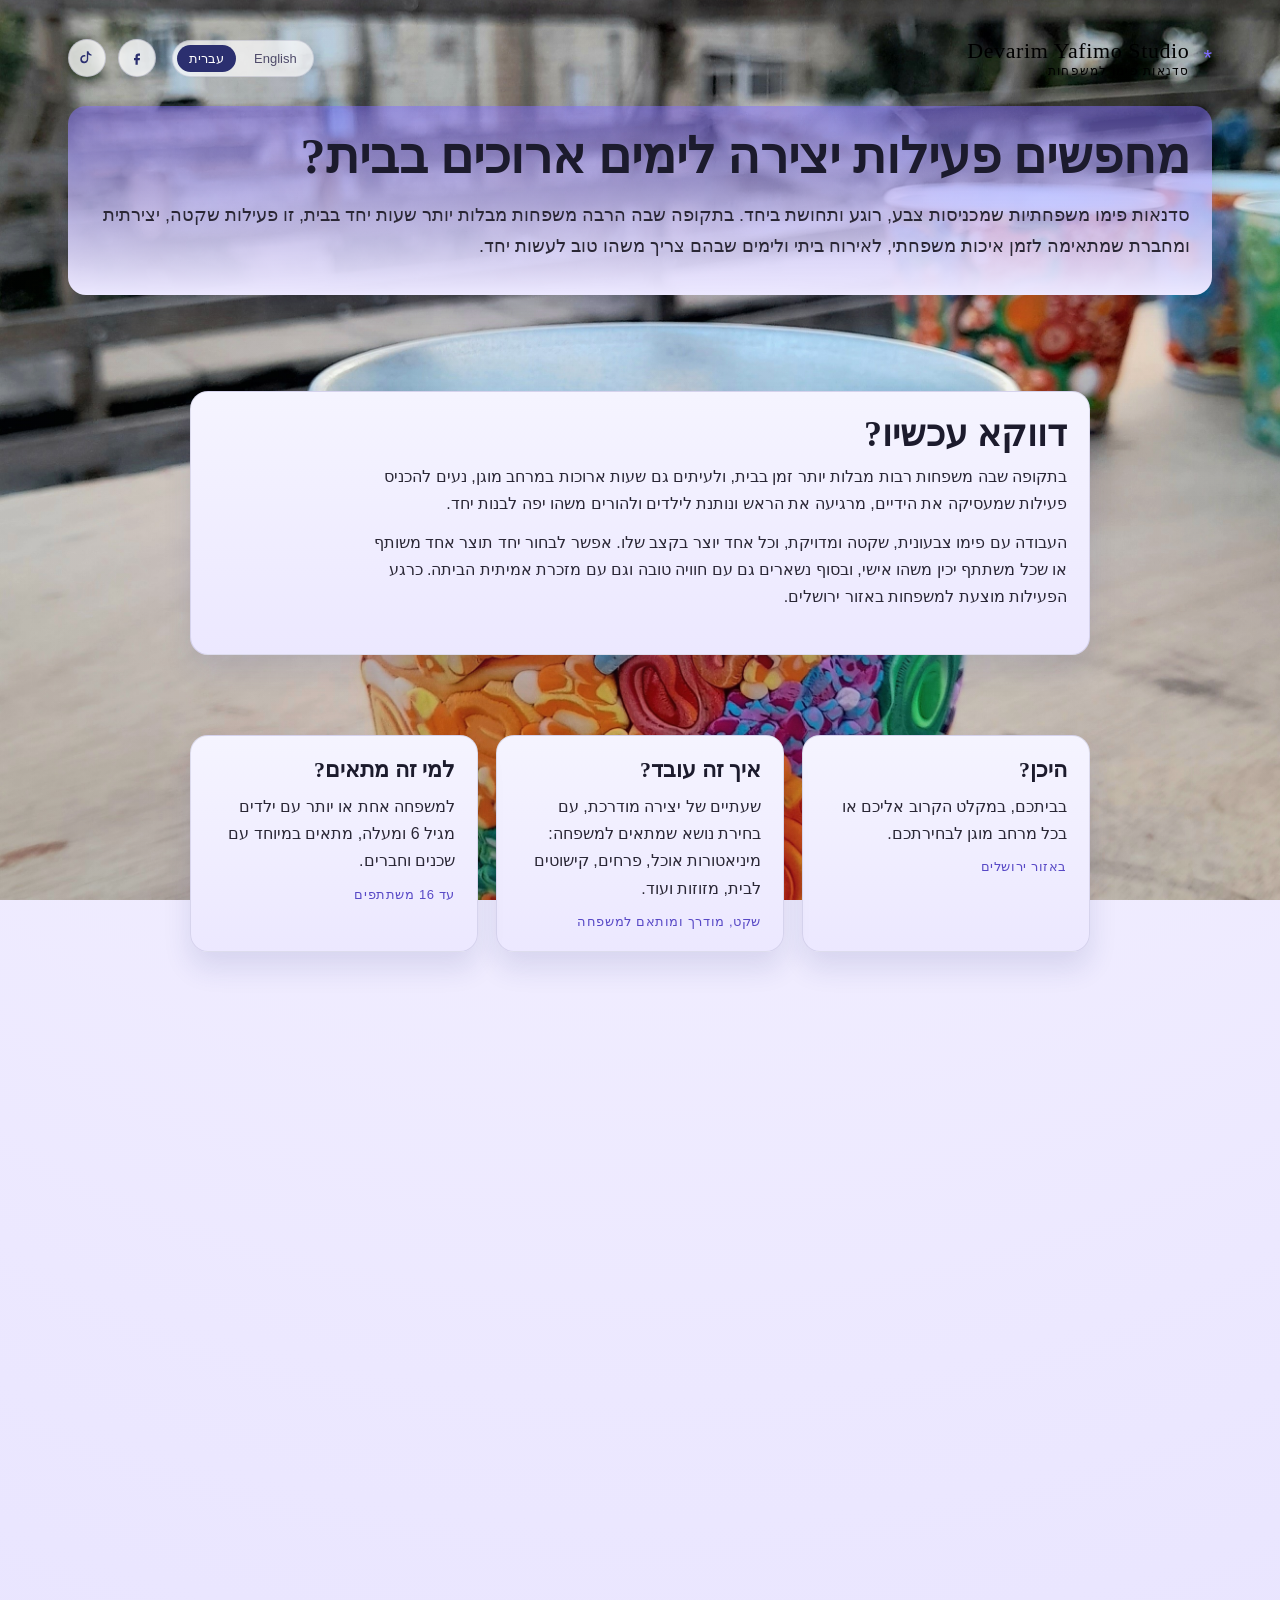
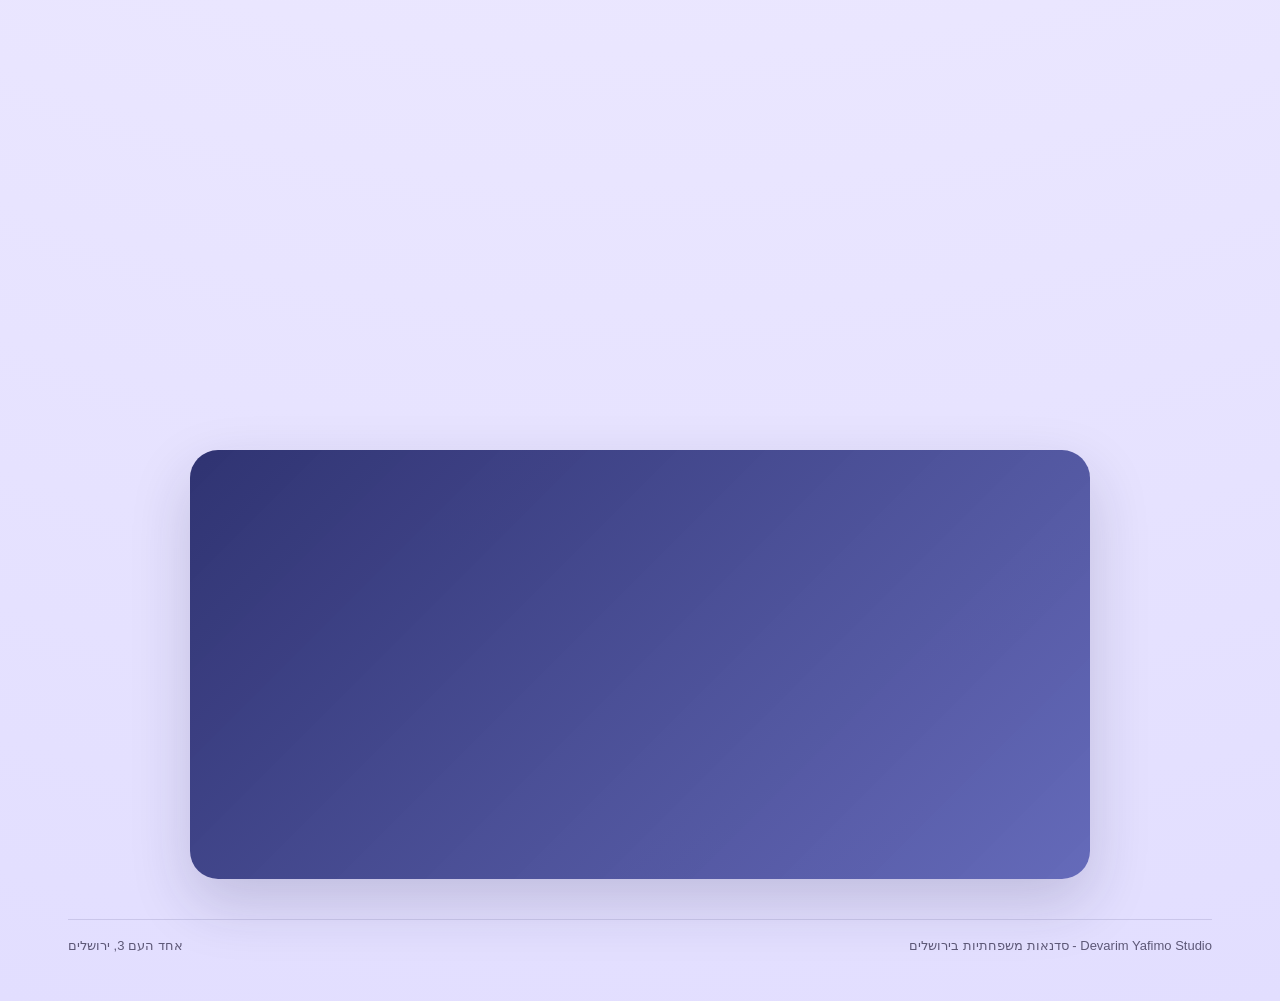
<file: index.html>
<!doctype html>
<html lang="he" dir="rtl">
  <head>
    <meta charset="utf-8" />
    <meta name="viewport" content="width=device-width, initial-scale=1" />
    <meta name="referrer" content="no-referrer" />
    <meta
      http-equiv="Content-Security-Policy"
      content="default-src 'self'; base-uri 'none'; object-src 'none'; form-action 'self'; img-src 'self' data:; script-src 'self'; style-src 'self' https://fonts.googleapis.com; font-src 'self' https://fonts.gstatic.com; connect-src 'none'; frame-ancestors 'none'; upgrade-insecure-requests"
    />
    <meta
      name="description"
      content="סדנאות פימו משפחתיות בירושלים ובבית - פעילות יצירתית, שקטה ומחברת למשפחות, גם לימים ארוכים בבית."
    />
    <title>Devarim Yafimo Studio | סדנאות פימו משפחתיות בירושלים</title>
    <link rel="preconnect" href="https://fonts.googleapis.com" />
    <link rel="preconnect" href="https://fonts.gstatic.com" crossorigin />
    <link
      rel="stylesheet"
      href="https://fonts.googleapis.com/css2?family=Frank+Ruhl+Libre:wght@400;600;700&family=Heebo:wght@300;400;500;600&display=swap"
    />
    <link rel="stylesheet" href="site/styles.css" />
  </head>
  <body data-lang="he">
    <div class="page">
      <header class="topbar">
        <div class="brand">
          <span class="brand-mark" aria-hidden="true">*</span>
          <div>
            <div class="brand-name">Devarim Yafimo Studio</div>
            <div class="brand-sub">
              <span class="lang lang-he">סדנאות פימו למשפחות</span>
              <span class="lang lang-en">Family Polymer Clay Workshops</span>
            </div>
          </div>
        </div>
        <div class="topbar-actions">
          <div class="lang-toggle" role="group" aria-label="Language">
            <button class="lang-btn is-active" data-lang="he" type="button">עברית</button>
            <button class="lang-btn" data-lang="en" type="button">English</button>
          </div>
          <div class="social">
            <a
              class="social-link lang lang-he"
              href="https://www.facebook.com/DevarimYafimo"
              target="_blank"
              rel="noopener noreferrer"
              aria-label="Facebook"
            >
              <svg viewBox="0 0 24 24" aria-hidden="true">
                <path
                  d="M13.5 9H16V6h-2.5C11.6 6 10 7.6 10 9.5V12H8v3h2v6h3v-6h2.6l.4-3H13v-2c0-.6.4-1 1-1z"
                  fill="currentColor"
                />
              </svg>
            </a>
            <a
              class="social-link lang lang-en"
              href="https://www.facebook.com/DevarimYafimoJudaica"
              target="_blank"
              rel="noopener noreferrer"
              aria-label="Facebook"
            >
              <svg viewBox="0 0 24 24" aria-hidden="true">
                <path
                  d="M13.5 9H16V6h-2.5C11.6 6 10 7.6 10 9.5V12H8v3h2v6h3v-6h2.6l.4-3H13v-2c0-.6.4-1 1-1z"
                  fill="currentColor"
                />
              </svg>
            </a>
            <a
              class="social-link"
              href="https://www.tiktok.com/@rachel_dervarim_yafimo"
              target="_blank"
              rel="noopener noreferrer"
              aria-label="TikTok"
            >
              <svg viewBox="0 0 24 24" aria-hidden="true">
                <path
                  d="M14 3c.4 2.2 1.8 3.9 4 4.2V9c-1.7-.1-3.2-.7-4.4-1.6v6.1c0 3-2.4 5.5-5.5 5.5S3 16.6 3 13.5 5.4 8 8.5 8c.4 0 .8 0 1.2.1v2.1c-.4-.1-.8-.2-1.2-.2-1.8 0-3.3 1.5-3.3 3.3s1.5 3.3 3.3 3.3 3.3-1.5 3.3-3.3V3h2.2z"
                  fill="currentColor"
                />
              </svg>
            </a>
          </div>
        </div>
      </header>

      <main>
        <div class="photo-band" aria-hidden="true"></div>
        <section class="hero">
          <div class="hero-copy reveal">
            <h1>
              <span class="lang lang-he">מחפשים פעילות יצירה לימים ארוכים בבית?</span>
              <span class="lang lang-en">Looking for a creative activity for long days at home?</span>
            </h1>
            <p class="lead">
              <span class="lang lang-he">
                סדנאות פימו משפחתיות שמכניסות צבע, רוגע ותחושת ביחד.
                בתקופה שבה הרבה משפחות מבלות יותר שעות יחד בבית, זו פעילות שקטה, יצירתית ומחברת
                שמתאימה לזמן איכות משפחתי, לאירוח ביתי ולימים שבהם צריך משהו טוב לעשות יחד.
              </span>
              <span class="lang lang-en">
                Family polymer clay workshops that bring color, calm, and connection.
                A quiet, guided activity for quality time at home, family visits, and long days when everyone needs something good to do together.
              </span>
            </p>
          </div>
        </section>

        <section class="story" id="story">
          <div class="detail-card reveal">
            <div class="section-title">
              <h2>
                <span class="lang lang-he">דווקא עכשיו?</span>
                <span class="lang lang-en">Especially now?</span>
              </h2>
              <p>
                <span class="lang lang-he">
                  בתקופה שבה משפחות רבות מבלות יותר זמן בבית, ולעיתים גם שעות ארוכות במרחב מוגן,
                  נעים להכניס פעילות שמעסיקה את הידיים, מרגיעה את הראש ונותנת לילדים ולהורים משהו
                  יפה לבנות יחד.
                </span>
                <span class="lang lang-en">
                  At a time when many families are spending more hours at home, and sometimes long stretches in protected spaces,
                  it helps to have an activity that keeps the hands busy, calms the mind, and gives children and parents something meaningful to create together.
                </span>
              </p>
              <p>
                <span class="lang lang-he">
                  העבודה עם פימו צבעונית, שקטה ומדויקת, וכל אחד יוצר בקצב שלו.
                  אפשר לבחור יחד תוצר אחד משותף או שכל משתתף יכין משהו אישי, ובסוף נשארים גם
                  עם חוויה טובה וגם עם מזכרת אמיתית הביתה. כרגע הפעילות מוצעת למשפחות באזור ירושלים.
                </span>
                <span class="lang lang-en">
                  Polymer clay work is colorful, calm, and precise, and each person can create at their own pace.
                  You can make one shared project together or let each participant create something personal, and in the end you take home both a good experience and a real keepsake.
                  At the moment, this activity is offered to families in the Jerusalem area.
                </span>
              </p>
            </div>
          </div>
        </section>

        <section class="details" id="details">
          <div class="detail-grid">
            <article class="detail-card reveal">
              <h3>
                <span class="lang lang-he">היכן?</span>
                <span class="lang lang-en">Where?</span>
              </h3>
              <p>
                <span class="lang lang-he">בביתכם, במקלט הקרוב אליכם או בכל מרחב מוגן לבחירתכם.</span>
                <span class="lang lang-en">At your home, in a nearby shelter, or in any protected space of your choice.</span>
              </p>
              <div class="detail-meta">
                <span class="lang lang-he">באזור ירושלים</span>
                <span class="lang lang-en">In the Jerusalem area</span>
              </div>
            </article>
            <article class="detail-card reveal">
              <h3>
                <span class="lang lang-he">איך זה עובד?</span>
                <span class="lang lang-en">How does it work?</span>
              </h3>
              <p>
                <span class="lang lang-he">שעתיים של יצירה מודרכת, עם בחירת נושא שמתאים למשפחה: מיניאטורות אוכל, פרחים, קישוטים לבית, מזוזות ועוד.</span>
                <span class="lang lang-en">Two hours of guided creation with themes families love: miniature food, flowers, Judaica, home decor, and more.</span>
              </p>
              <div class="detail-meta">
                <span class="lang lang-he">שקט, מודרך ומותאם למשפחה</span>
                <span class="lang lang-en">Calm, guided, family-friendly</span>
              </div>
            </article>
            <article class="detail-card reveal">
              <h3>
                <span class="lang lang-he">למי זה מתאים?</span>
                <span class="lang lang-en">Who is it for?</span>
              </h3>
              <p>
                <span class="lang lang-he">למשפחה אחת או יותר עם ילדים מגיל 6 ומעלה, מתאים במיוחד עם שכנים וחברים.</span>
                <span class="lang lang-en">For one or more families with children ages 6 and up, and especially suitable together with neighbors and friends.</span>
              </p>
              <div class="detail-meta">
                <span class="lang lang-he">עד 16 משתתפים</span>
                <span class="lang lang-en">Up to 16 participants</span>
              </div>
            </article>
          </div>
        </section>

        <section class="gallery" id="gallery">
          <div class="detail-card reveal">
            <div class="section-title">
              <h2>
                <span class="lang lang-he">מה אפשר להכין יחד?</span>
                <span class="lang lang-en">What can your family create?</span>
              </h2>
              <p>
                <span class="lang lang-he">דוגמאות לתוצרים שילדים, הורים וסבים נהנים להכין יחד. בוחרים כיוון שמתאים למשפחה ויוצאים עם משהו צבעוני ואמיתי הביתה.</span>
                <span class="lang lang-en">Examples of projects that children, parents, and grandparents enjoy making together. You choose what fits your family and leave with something colorful and real to take home.</span>
              </p>
            </div>
          </div>
          <div class="gallery-grid">
            <figure class="gallery-item reveal">
              <img
                src="site/assets/gallery-dreidels.jpg"
                alt="סביבון צבעוני"
                loading="lazy"
              />
              <figcaption>
                <span class="lang lang-he">סביבונים</span>
                <span class="lang lang-en">Dreidels</span>
              </figcaption>
            </figure>
            <figure class="gallery-item reveal">
              <img
                src="site/assets/gallery-salt-shakers.jpg"
                alt="מלחיות צבעוניות לבית"
                loading="lazy"
              />
              <figcaption>
                <span class="lang lang-he">מלחיות צבעוניות לבית</span>
                <span class="lang lang-en">Colorful salt shakers</span>
              </figcaption>
            </figure>
            <figure class="gallery-item reveal">
              <img
                src="site/assets/gallery-miniature-food.jpg"
                alt="מיניאטורות אוכל - דונאטים קטנים"
                loading="lazy"
              />
              <figcaption>
                <span class="lang lang-he">מיניאטורות אוכל</span>
                <span class="lang lang-en">Miniature food</span>
              </figcaption>
            </figure>
            <figure class="gallery-item reveal">
              <img
                src="site/assets/gallery-table-art.jpg"
                alt="מרכז שולחן בעבודת יד"
                loading="lazy"
              />
              <figcaption>
                <span class="lang lang-he">עיצוב שולחן</span>
                <span class="lang lang-en">Table art</span>
              </figcaption>
            </figure>
            <figure class="gallery-item reveal">
              <img
                src="site/assets/gallery-kiddush-cups.jpg"
                alt="כוס קידוש בעבודת יד"
                loading="lazy"
              />
              <figcaption>
                <span class="lang lang-he">כוסות קידוש</span>
                <span class="lang lang-en">Kiddush cups</span>
              </figcaption>
            </figure>
            <figure class="gallery-item reveal">
              <img
                src="site/assets/gallery-serving-pieces.jpg"
                alt="כלי הגשה פרחוניים"
                loading="lazy"
              />
              <figcaption>
                <span class="lang lang-he">כלי הגשה</span>
                <span class="lang lang-en">Serving pieces</span>
              </figcaption>
            </figure>
            <figure class="gallery-item reveal">
              <img src="site/assets/wall-decor.jpg" alt="קישוטי קיר בעבודת יד" loading="lazy" />
              <figcaption>
                <span class="lang lang-he">קישוטי קיר</span>
                <span class="lang lang-en">Wall decor</span>
              </figcaption>
            </figure>
            <figure class="gallery-item reveal">
              <img
                src="site/assets/gallery-candlesticks.jpg"
                alt="פמוטים בעבודת יד"
                loading="lazy"
              />
              <figcaption>
                <span class="lang lang-he">פמוטים</span>
                <span class="lang lang-en">Candlesticks</span>
              </figcaption>
            </figure>
            <figure class="gallery-item reveal">
              <img
                src="site/assets/gallery-mezuzot.jpg"
                alt="מזוזה גיאומטרית מפימו"
                loading="lazy"
              />
              <figcaption>
                <span class="lang lang-he">מזוזות</span>
                <span class="lang lang-en">Mezuzot</span>
              </figcaption>
            </figure>
            <figure class="gallery-item reveal">
              <img src="site/assets/colorful-pens.jpg" alt="עטים צבעוניים בעבודת יד" loading="lazy" />
              <figcaption>
                <span class="lang lang-he">עטים צבעוניים</span>
                <span class="lang lang-en">Colorful pens</span>
              </figcaption>
            </figure>
          </div>
        </section>

        <section class="cta" id="book">
          <div class="cta-inner reveal">
            <div>
              <h2>
                <span class="lang lang-he">בואו נתאם סדנה משפחתית</span>
                <span class="lang lang-en">Let’s coordinate a family workshop</span>
              </h2>
              <p>
                <span class="lang lang-he">
                  שלחו כמה משתתפים יש, גילאי הילדים, ואיפה נוח לכם לקיים את הסדנה. נחזור אליכם עם התאמה למשפחה שלכם.
                </span>
                <span class="lang lang-en">
                  Send how many participants there are, the children’s ages, and where it is most convenient for you to hold the workshop. We will get back to you with the right fit for your family.
                </span>
              </p>
            </div>
            <form class="booking-form" id="bookingForm">
              <div class="form-grid">
                <label class="form-field">
                  <span class="lang lang-he">שם מלא</span>
                  <span class="lang lang-en">Full name</span>
                  <input
                    type="text"
                    name="fullName"
                    data-placeholder-he="שם מלא"
                    data-placeholder-en="Full name"
                    placeholder="שם מלא"
                  />
                </label>
                <label class="form-field">
                  <span class="lang lang-he">מה מחפשים?</span>
                  <span class="lang lang-en">What are you looking for?</span>
                  <input
                    type="text"
                    name="event"
                    data-placeholder-he="פעילות משפחתית בבית"
                    data-placeholder-en="Family activity"
                    placeholder="פעילות משפחתית בבית"
                  />
                </label>
                <label class="form-field">
                  <span class="lang lang-he">איפה נוח לכם?</span>
                  <span class="lang lang-en">Preferred location</span>
                  <input
                    type="text"
                    name="location"
                    data-placeholder-he="אצלנו בסטודיו או אצלכם בבית"
                    data-placeholder-en="Studio or at your home"
                    placeholder="אצלנו בסטודיו או אצלכם בבית"
                  />
                </label>
                <label class="form-field">
                  <span class="lang lang-he">כמה משתתפים?</span>
                  <span class="lang lang-en">How many participants?</span>
                  <input
                    type="text"
                    name="participants"
                    data-placeholder-he="כמה משתתפים"
                    data-placeholder-en="How many participants"
                    placeholder="כמה משתתפים"
                  />
                </label>
                <label class="form-field">
                  <span class="lang lang-he">גילאי הילדים</span>
                  <span class="lang lang-en">Children's ages</span>
                  <input
                    type="text"
                    name="ageRange"
                    data-placeholder-he="גילאי הילדים"
                    data-placeholder-en="Children's ages"
                    placeholder="גילאי הילדים"
                  />
                </label>
                <label class="form-field">
                  <span class="lang lang-he">מתי תרצו?</span>
                  <span class="lang lang-en">Preferred date</span>
                  <input
                    type="date"
                    name="date"
                    data-placeholder-he="מתי תרצו לקיים את הסדנה"
                    data-placeholder-en="Preferred date"
                    placeholder="מתי תרצו לקיים את הסדנה"
                  />
                </label>
              </div>
            </form>
            <div class="cta-actions cta-actions-spaced">
              <a
                class="btn btn-primary btn-large lang lang-he"
                href="https://wa.me/972543381224?text=%D7%94%D7%99%D7%99!%20%D7%A0%D7%A9%D7%9E%D7%97%20%D7%9C%D7%AA%D7%90%D7%9D%20%D7%A1%D7%93%D7%A0%D7%AA%20%D7%A4%D7%99%D7%9E%D7%95%20%D7%9E%D7%A9%D7%A4%D7%97%D7%AA%D7%99%D7%AA."
                data-whatsapp="true"
                target="_blank"
                rel="noopener noreferrer"
              >
                שלחו וואטסאפ לתיאום הפעילות
              </a>
              <a
                class="btn btn-primary btn-large lang lang-en"
                href="https://wa.me/972543381224?text=Hi!%20We%27d%20like%20to%20coordinate%20a%20family%20polymer%20clay%20workshop."
                data-whatsapp="true"
                target="_blank"
                rel="noopener noreferrer"
              >
                Send WhatsApp to coordinate a family workshop
              </a>
            </div>
          </div>
        </section>
      </main>

      <footer class="footer">
        <div>
          <span class="lang lang-he">Devarim Yafimo Studio - סדנאות משפחתיות בירושלים</span>
          <span class="lang lang-en">Devarim Yafimo Studio - Family workshops in Jerusalem</span>
        </div>
        <div>
          <span class="lang lang-he">אחד העם 3, ירושלים</span>
          <span class="lang lang-en">Ahad Ha'am 3, Jerusalem</span>
        </div>
      </footer>
    </div>

    <script src="site/script.js"></script>
  </body>
</html>
</file>
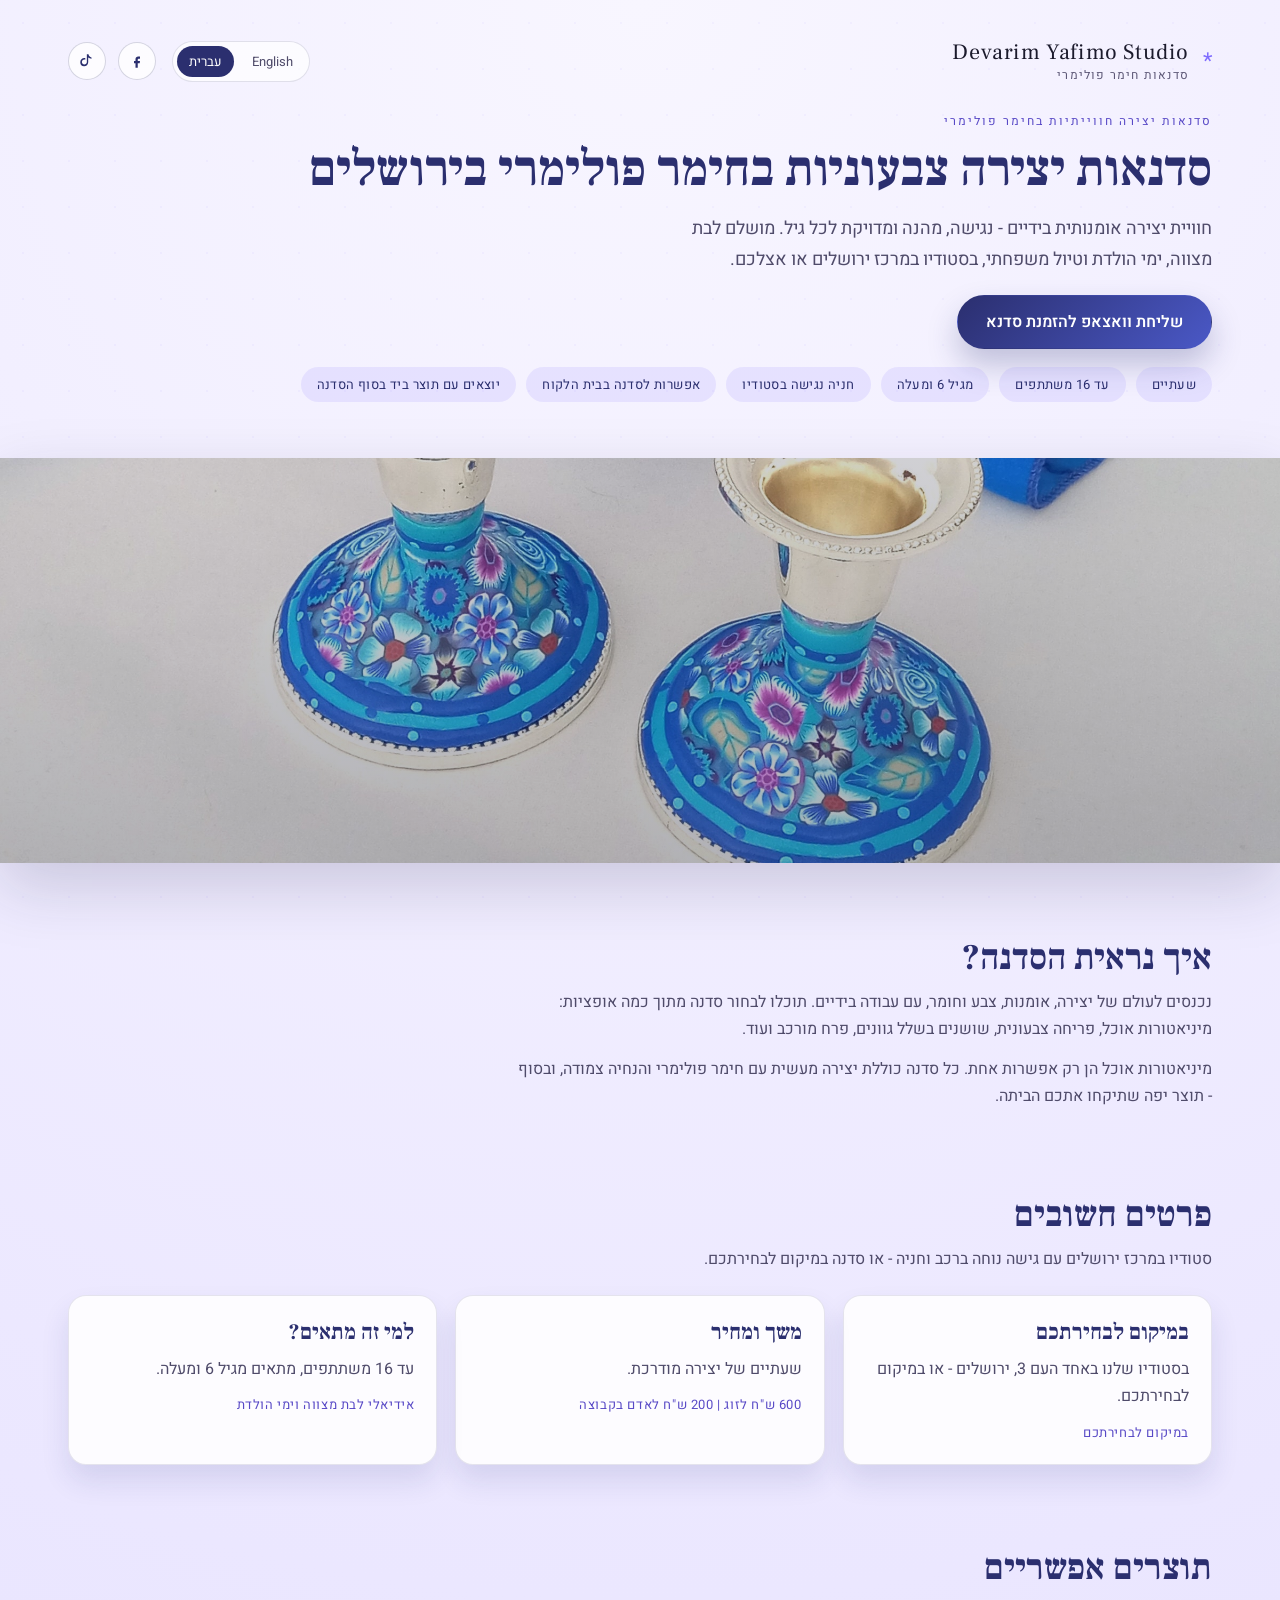
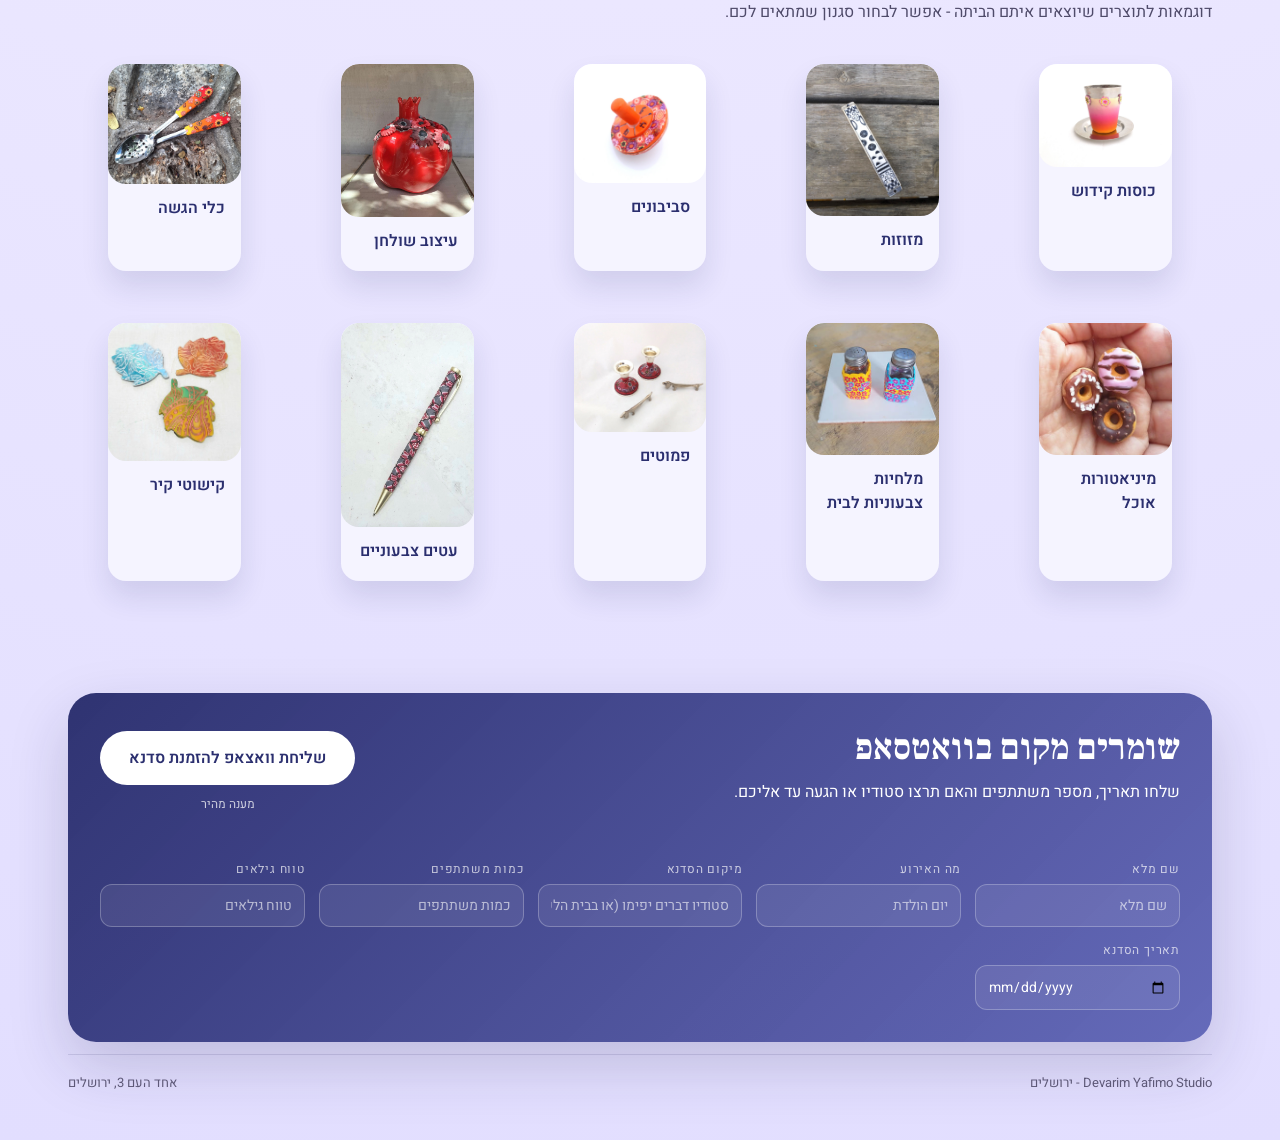
<file: docs/index.html>
<!doctype html>
<html lang="he" dir="rtl">
  <head>
    <meta charset="utf-8" />
    <meta name="viewport" content="width=device-width, initial-scale=1" />
    <meta
      name="description"
      content="סדנאות יצירה בחימר פולימרי בירושלים - חוויה צבעונית עם תוצרים אישיים לכל גיל."
    />
    <title>Devarim Yafimo Studio | סדנאות פימו בירושלים</title>
    <link rel="stylesheet" href="styles.css" />
  </head>
  <body data-lang="he">
    <div class="page">
      <header class="topbar">
        <div class="brand">
          <span class="brand-mark" aria-hidden="true">*</span>
          <div>
            <div class="brand-name">Devarim Yafimo Studio</div>
            <div class="brand-sub">
              <span class="lang lang-he">סדנאות חימר פולימרי</span>
              <span class="lang lang-en">Jerusalem - Fimo Art Workshops</span>
            </div>
          </div>
        </div>
        <div class="topbar-actions">
          <div class="lang-toggle" role="group" aria-label="Language">
            <button class="lang-btn is-active" data-lang="he">עברית</button>
            <button class="lang-btn" data-lang="en">English</button>
          </div>
          <div class="social">
            <a
              class="social-link lang lang-he"
              href="https://www.facebook.com/DevarimYafimo"
              target="_blank"
              rel="noreferrer"
              aria-label="Facebook"
            >
              <svg viewBox="0 0 24 24" aria-hidden="true">
                <path
                  d="M13.5 9H16V6h-2.5C11.6 6 10 7.6 10 9.5V12H8v3h2v6h3v-6h2.6l.4-3H13v-2c0-.6.4-1 1-1z"
                  fill="currentColor"
                />
              </svg>
            </a>
            <a
              class="social-link lang lang-en"
              href="https://www.facebook.com/DevarimYafimoJudaica"
              target="_blank"
              rel="noreferrer"
              aria-label="Facebook"
            >
              <svg viewBox="0 0 24 24" aria-hidden="true">
                <path
                  d="M13.5 9H16V6h-2.5C11.6 6 10 7.6 10 9.5V12H8v3h2v6h3v-6h2.6l.4-3H13v-2c0-.6.4-1 1-1z"
                  fill="currentColor"
                />
              </svg>
            </a>
            <a
              class="social-link"
              href="https://www.tiktok.com/@rachel_dervarim_yafimo"
              target="_blank"
              rel="noreferrer"
              aria-label="TikTok"
            >
              <svg viewBox="0 0 24 24" aria-hidden="true">
                <path
                  d="M14 3c.4 2.2 1.8 3.9 4 4.2V9c-1.7-.1-3.2-.7-4.4-1.6v6.1c0 3-2.4 5.5-5.5 5.5S3 16.6 3 13.5 5.4 8 8.5 8c.4 0 .8 0 1.2.1v2.1c-.4-.1-.8-.2-1.2-.2-1.8 0-3.3 1.5-3.3 3.3s1.5 3.3 3.3 3.3 3.3-1.5 3.3-3.3V3h2.2z"
                  fill="currentColor"
                />
              </svg>
            </a>
          </div>
        </div>
      </header>

      <main>
        <section class="hero">
          <div class="hero-copy reveal">
            <div class="eyebrow">
              <span class="lang lang-he">סדנאות יצירה חווייתיות בחימר פולימרי</span>
              <span class="lang lang-en">Experiential polymer clay workshops</span>
            </div>
            <h1>
              <span class="lang lang-he">סדנאות יצירה צבעוניות בחימר פולימרי בירושלים</span>
              <span class="lang lang-en">Colorful polymer clay workshops in Jerusalem</span>
            </h1>
            <p class="lead">
              <span class="lang lang-he">
                חוויית יצירה אומנותית בידיים - נגישה, מהנה ומדויקת לכל גיל.
                מושלם לבת מצווה, ימי הולדת וטיול משפחתי, בסטודיו במרכז ירושלים או אצלכם.
              </span>
              <span class="lang lang-en">
                An artistic, hands-on creative experience - accessible, joyful, and guided for every age.
                Perfect for Bat Mitzvahs, birthdays, and family trips in our central Jerusalem studio or at your location.
              </span>
            </p>
            <div class="hero-actions">
              <a
                class="btn btn-primary btn-large lang lang-he"
                href="#"
                data-whatsapp="true"
                target="_blank"
                rel="noreferrer"
              >
                שליחת וואצאפ להזמנת סדנא
              </a>
              <a
                class="btn btn-primary btn-large lang lang-en"
                href="#"
                data-whatsapp="true"
                target="_blank"
                rel="noreferrer"
              >
                Send WhatsApp to book a workshop
              </a>
            </div>
            <div class="hero-pills">
              <div class="pill">
                <span class="lang lang-he">שעתיים</span>
                <span class="lang lang-en">2 hours</span>
              </div>
              <div class="pill">
                <span class="lang lang-he">עד 16 משתתפים</span>
                <span class="lang lang-en">Up to 16 guests</span>
              </div>
              <div class="pill">
                <span class="lang lang-he">מגיל 6 ומעלה</span>
                <span class="lang lang-en">Ages 6+</span>
              </div>
              <div class="pill">
                <span class="lang lang-he">חניה נגישה בסטודיו</span>
                <span class="lang lang-en">Easy parking at the studio</span>
              </div>
              <div class="pill">
                <span class="lang lang-he">אפשרות לסדנה בבית הלקוח</span>
                <span class="lang lang-en">Option for a workshop at your location</span>
              </div>
              <div class="pill">
                <span class="lang lang-he">יוצאים עם תוצר ביד בסוף הסדנה</span>
                <span class="lang lang-en">Leave with a finished piece in hand</span>
              </div>
            </div>
          </div>
        </section>

        <section class="photo-band" aria-hidden="true"></section>

        <section class="story" id="story">
          <div class="section-title reveal">
            <h2>
              <span class="lang lang-he">איך נראית הסדנה?</span>
              <span class="lang lang-en">What happens in the workshop?</span>
            </h2>
            <p>
              <span class="lang lang-he">
                נכנסים לעולם של יצירה, אומנות, צבע וחומר, עם עבודה בידיים. תוכלו לבחור סדנה מתוך כמה אופציות:
                מיניאטורות אוכל, פריחה צבעונית, שושנים בשלל גוונים, פרח מורכב ועוד.
              </span>
              <span class="lang lang-en">
                Step into a world of color, craft, and hands-on art. Choose from several options:
                miniature food, colorful blooms, roses in many shades, complex flowers, and more.
              </span>
            </p>
            <p>
              <span class="lang lang-he">
                מיניאטורות אוכל הן רק אפשרות אחת. כל סדנה כוללת יצירה מעשית עם חימר פולימרי
                והנחיה צמודה, ובסוף - תוצר יפה שתיקחו אתכם הביתה.
              </span>
              <span class="lang lang-en">
                Miniature food is just one option. Every workshop is fully guided and hands-on,
                and you leave with a finished piece to take home.
              </span>
            </p>
          </div>
        </section>

        <section class="details" id="details">
          <div class="section-title reveal">
            <h2>
              <span class="lang lang-he">פרטים חשובים</span>
              <span class="lang lang-en">Key details</span>
            </h2>
            <p>
              <span class="lang lang-he">
                סטודיו במרכז ירושלים עם גישה נוחה ברכב וחניה - או סדנה במיקום לבחירתכם.
              </span>
              <span class="lang lang-en">
                Central Jerusalem studio with easy car access and parking - or we come to you.
              </span>
            </p>
          </div>
          <div class="detail-grid">
            <article class="detail-card reveal">
              <h3>
                <span class="lang lang-he">במיקום לבחירתכם</span>
                <span class="lang lang-en">Where do we meet?</span>
              </h3>
              <p>
                <span class="lang lang-he">בסטודיו שלנו באחד העם 3, ירושלים - או במיקום לבחירתכם.</span>
                <span class="lang lang-en">In our studio at Ahad Ha'am 3, Jerusalem - or at a location of your choice.</span>
              </p>
              <div class="detail-meta">
                <span class="lang lang-he">במיקום לבחירתכם</span>
                <span class="lang lang-en">Or at your event location</span>
              </div>
            </article>
            <article class="detail-card reveal">
              <h3>
                <span class="lang lang-he">משך ומחיר</span>
                <span class="lang lang-en">Duration & pricing</span>
              </h3>
              <p>
                <span class="lang lang-he">שעתיים של יצירה מודרכת.</span>
                <span class="lang lang-en">Two hours of guided creation.</span>
              </p>
              <div class="detail-meta">
                <span class="lang lang-he">600 ש"ח לזוג | 200 ש"ח לאדם בקבוצה</span>
                <span class="lang lang-en">600 ILS per couple | 200 ILS per person (group)</span>
              </div>
            </article>
            <article class="detail-card reveal">
              <h3>
                <span class="lang lang-he">למי זה מתאים?</span>
                <span class="lang lang-en">Who is it for?</span>
              </h3>
              <p>
                <span class="lang lang-he">עד 16 משתתפים, מתאים מגיל 6 ומעלה.</span>
                <span class="lang lang-en">Up to 16 participants, suitable for ages 6 and up.</span>
              </p>
              <div class="detail-meta">
                <span class="lang lang-he">אידיאלי לבת מצווה וימי הולדת</span>
                <span class="lang lang-en">Great for Bat Mitzvahs and birthdays</span>
              </div>
            </article>
          </div>
        </section>

        <section class="gallery" id="gallery">
          <div class="section-title reveal">
            <h2>
              <span class="lang lang-he">תוצרים אפשריים</span>
              <span class="lang lang-en">Possible Outcomes</span>
            </h2>
            <p>
              <span class="lang lang-he">דוגמאות לתוצרים שיוצאים איתם הביתה - אפשר לבחור סגנון שמתאים לכם.</span>
              <span class="lang lang-en">Examples of what you can create and take home.</span>
            </p>
          </div>
          <div class="gallery-grid">
            <figure class="gallery-item reveal">
              <img
                src="assets/gallery-kiddush-cups.jpg"
                alt="כוס קידוש בעבודת יד"
                loading="lazy"
              />
              <figcaption>
                <span class="lang lang-he">כוסות קידוש</span>
                <span class="lang lang-en">Kiddush cups</span>
              </figcaption>
            </figure>
            <figure class="gallery-item reveal">
              <img
                src="assets/gallery-mezuzot.jpg"
                alt="מזוזה גיאומטרית מפימו"
                loading="lazy"
              />
              <figcaption>
                <span class="lang lang-he">מזוזות</span>
                <span class="lang lang-en">Mezuzot</span>
              </figcaption>
            </figure>
            <figure class="gallery-item reveal">
              <img
                src="assets/gallery-dreidels.jpg"
                alt="סביבון צבעוני"
                loading="lazy"
              />
              <figcaption>
                <span class="lang lang-he">סביבונים</span>
                <span class="lang lang-en">Dreidels</span>
              </figcaption>
            </figure>
            <figure class="gallery-item reveal">
              <img
                src="assets/gallery-table-art.jpg"
                alt="מרכז שולחן בעבודת יד"
                loading="lazy"
              />
              <figcaption>
                <span class="lang lang-he">עיצוב שולחן</span>
                <span class="lang lang-en">Table art</span>
              </figcaption>
            </figure>
            <figure class="gallery-item reveal">
              <img
                src="assets/gallery-serving-pieces.jpg"
                alt="כלי הגשה פרחוניים"
                loading="lazy"
              />
              <figcaption>
                <span class="lang lang-he">כלי הגשה</span>
                <span class="lang lang-en">Serving pieces</span>
              </figcaption>
            </figure>
            <figure class="gallery-item reveal">
              <img
                src="assets/gallery-miniature-food.jpg"
                alt="מיניאטורות אוכל - דונאטים קטנים"
                loading="lazy"
              />
              <figcaption>
                <span class="lang lang-he">מיניאטורות אוכל</span>
                <span class="lang lang-en">Miniature food</span>
              </figcaption>
            </figure>
            <figure class="gallery-item reveal">
              <img
                src="assets/gallery-salt-shakers.jpg"
                alt="מלחיות צבעוניות לבית"
                loading="lazy"
              />
              <figcaption>
                <span class="lang lang-he">מלחיות צבעוניות לבית</span>
                <span class="lang lang-en">Colorful salt shakers</span>
              </figcaption>
            </figure>
            <figure class="gallery-item reveal">
              <img
                src="assets/gallery-candlesticks.jpg"
                alt="פמוטים בעבודת יד"
                loading="lazy"
              />
              <figcaption>
                <span class="lang lang-he">פמוטים</span>
                <span class="lang lang-en">Candlesticks</span>
              </figcaption>
            </figure>
            <figure class="gallery-item reveal">
              <img src="assets/colorful-pens.jpg" alt="עטים צבעוניים בעבודת יד" loading="lazy" />
              <figcaption>
                <span class="lang lang-he">עטים צבעוניים</span>
                <span class="lang lang-en">Colorful pens</span>
              </figcaption>
            </figure>
            <figure class="gallery-item reveal">
              <img src="assets/wall-decor.jpg" alt="קישוטי קיר בעבודת יד" loading="lazy" />
              <figcaption>
                <span class="lang lang-he">קישוטי קיר</span>
                <span class="lang lang-en">Wall decor</span>
              </figcaption>
            </figure>
          </div>
        </section>

        <section class="cta" id="book">
          <div class="cta-inner reveal">
            <div>
              <h2>
                <span class="lang lang-he">שומרים מקום בוואטסאפ</span>
                <span class="lang lang-en">Reserve your workshop on WhatsApp</span>
              </h2>
              <p>
                <span class="lang lang-he">
                  שלחו תאריך, מספר משתתפים והאם תרצו סטודיו או הגעה עד אליכם.
                </span>
                <span class="lang lang-en">
                  Send your date, group size, and whether you prefer the studio or on-location session.
                </span>
              </p>
            </div>
            <div class="cta-actions">
              <a
                class="btn btn-light btn-large lang lang-he"
                href="#"
                data-whatsapp="true"
                target="_blank"
                rel="noreferrer"
              >
                שליחת וואצאפ להזמנת סדנא
              </a>
              <a
                class="btn btn-light btn-large lang lang-en"
                href="#"
                data-whatsapp="true"
                target="_blank"
                rel="noreferrer"
              >
                Send WhatsApp to book a workshop
              </a>
              <div class="cta-note">
                <span class="lang lang-he">מענה מהיר</span>
                <span class="lang lang-en">Fast response</span>
              </div>
            </div>
            <form class="booking-form" id="bookingForm">
              <div class="form-grid">
                <label class="form-field">
                  <span class="lang lang-he">שם מלא</span>
                  <span class="lang lang-en">Full name</span>
                  <input
                    type="text"
                    name="fullName"
                    data-placeholder-he="שם מלא"
                    data-placeholder-en="Full name"
                    placeholder="שם מלא"
                  />
                </label>
                <label class="form-field">
                  <span class="lang lang-he">מה האירוע</span>
                  <span class="lang lang-en">Event</span>
                  <input
                    type="text"
                    name="event"
                    data-placeholder-he="יום הולדת"
                    data-placeholder-en="Birthday"
                    placeholder="יום הולדת"
                  />
                </label>
                <label class="form-field">
                  <span class="lang lang-he">מיקום הסדנא</span>
                  <span class="lang lang-en">Workshop location</span>
                  <input
                    type="text"
                    name="location"
                    data-placeholder-he="סטודיו דברים יפימו (או בבית הלקוח)"
                    data-placeholder-en="Devarim Yafimo Studio (or at your location)"
                    placeholder="סטודיו דברים יפימו (או בבית הלקוח)"
                  />
                </label>
                <label class="form-field">
                  <span class="lang lang-he">כמות משתתפים</span>
                  <span class="lang lang-en">Number of participants</span>
                  <input
                    type="text"
                    name="participants"
                    data-placeholder-he="כמות משתתפים"
                    data-placeholder-en="Number of participants"
                    placeholder="כמות משתתפים"
                  />
                </label>
                <label class="form-field">
                  <span class="lang lang-he">טווח גילאים</span>
                  <span class="lang lang-en">Age range</span>
                  <input
                    type="text"
                    name="ageRange"
                    data-placeholder-he="טווח גילאים"
                    data-placeholder-en="Age range"
                    placeholder="טווח גילאים"
                  />
                </label>
                <label class="form-field">
                  <span class="lang lang-he">תאריך הסדנא</span>
                  <span class="lang lang-en">Workshop date</span>
                  <input
                    type="date"
                    name="date"
                    data-placeholder-he="תאריך הסדנא"
                    data-placeholder-en="Workshop date"
                    placeholder="תאריך הסדנא"
                  />
                </label>
              </div>
            </form>
          </div>
        </section>
      </main>

      <footer class="footer">
        <div>
          <span class="lang lang-he">Devarim Yafimo Studio - ירושלים</span>
          <span class="lang lang-en">Devarim Yafimo Studio - Jerusalem</span>
        </div>
        <div>
          <span class="lang lang-he">אחד העם 3, ירושלים</span>
          <span class="lang lang-en">Ahad Ha'am 3, Jerusalem</span>
        </div>
      </footer>
    </div>

    <script src="script.js"></script>
  </body>
</html>
</file>
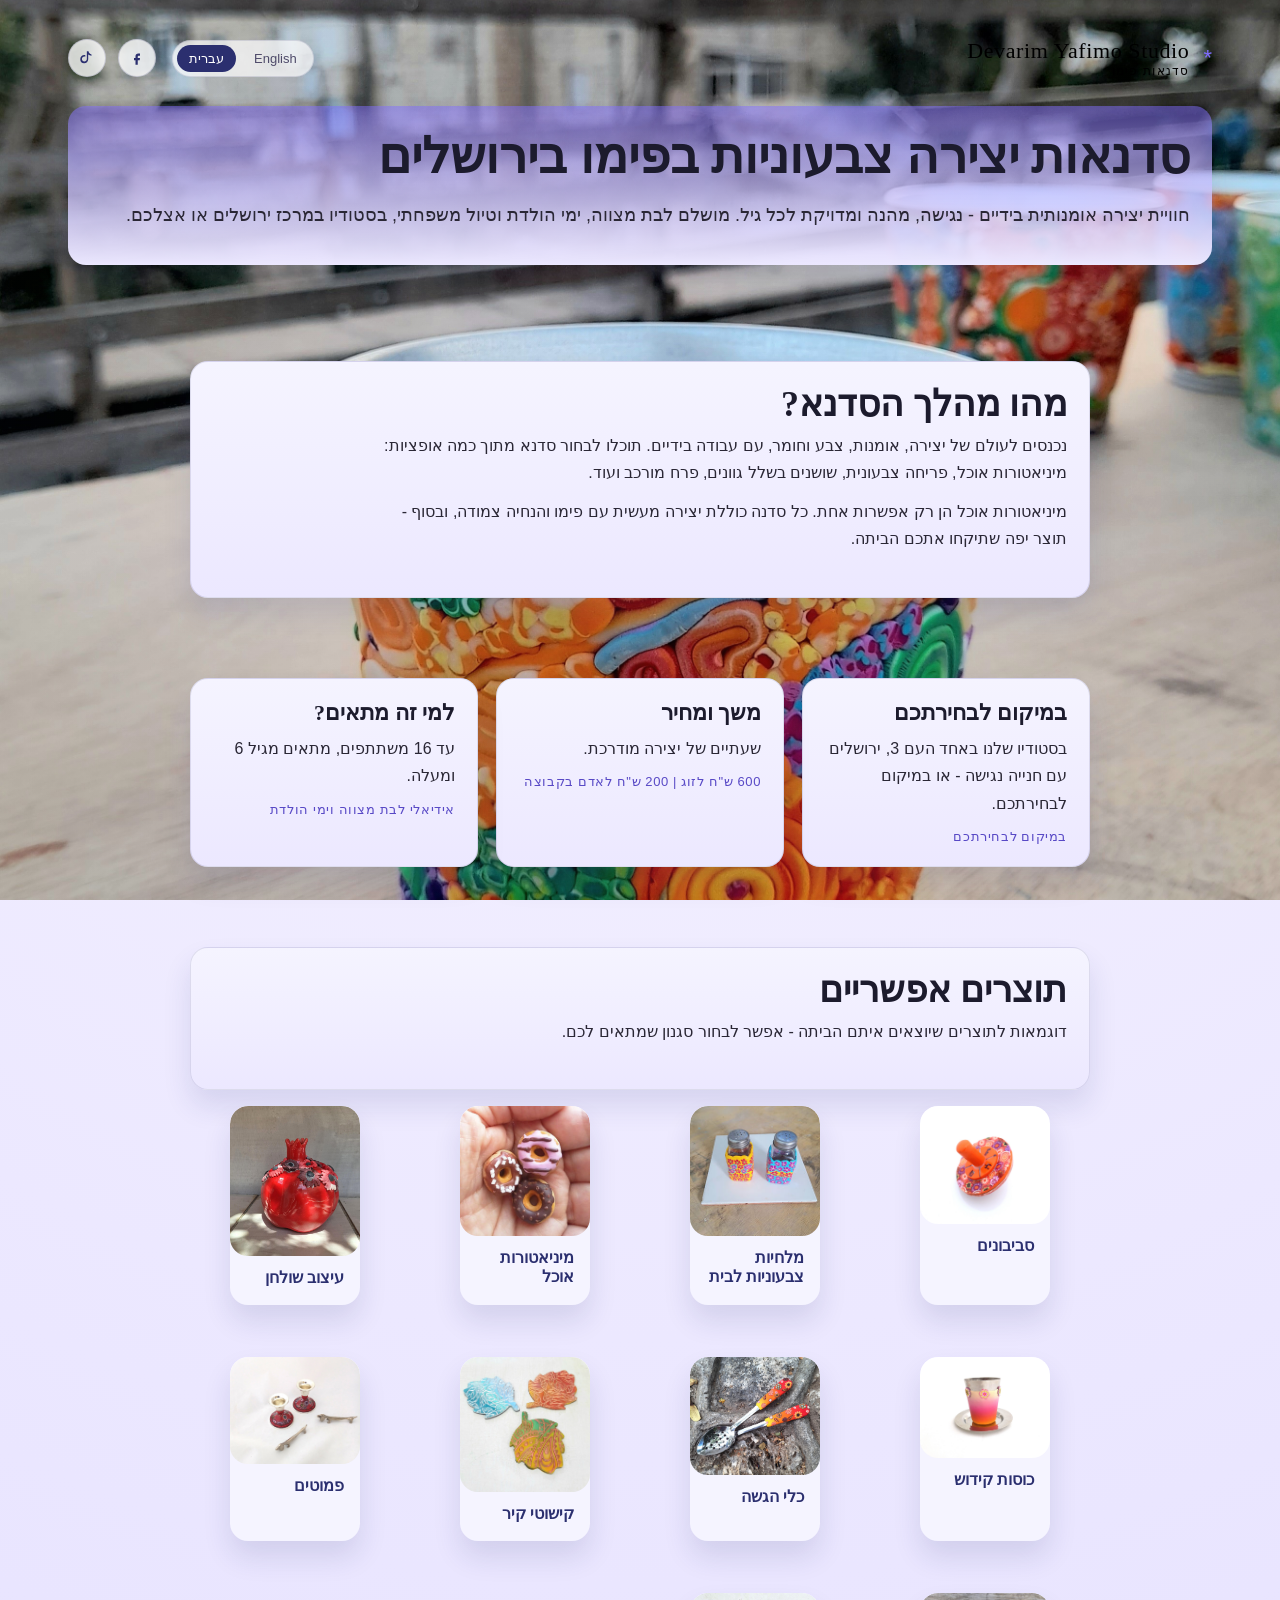
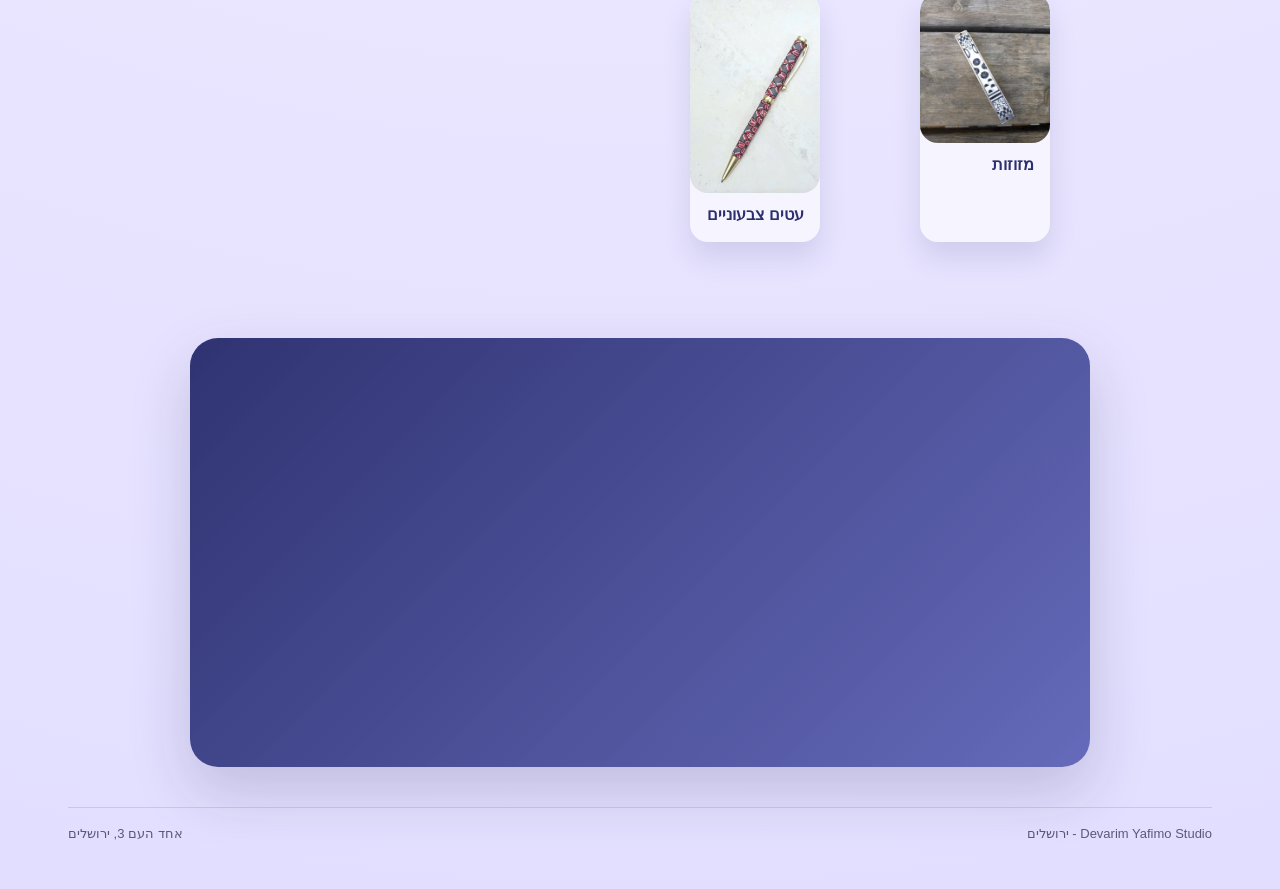
<file: site/index.html>
<!doctype html>
<html lang="he" dir="rtl">
  <head>
    <meta charset="utf-8" />
    <meta name="viewport" content="width=device-width, initial-scale=1" />
    <meta
      name="description"
      content="סדנאות יצירה בפימו בירושלים - חוויה צבעונית עם תוצרים אישיים לכל גיל."
    />
    <title>Devarim Yafimo Studio | סדנאות פימו בירושלים</title>
    <link rel="stylesheet" href="styles.css" />
  </head>
  <body data-lang="he">
    <div class="page">
      <header class="topbar">
        <div class="brand">
          <span class="brand-mark" aria-hidden="true">*</span>
          <div>
            <div class="brand-name">Devarim Yafimo Studio</div>
            <div class="brand-sub">
              <span class="lang lang-he">סדנאות פימו</span>
              <span class="lang lang-en">Jerusalem - Fimo Art Workshops</span>
            </div>
          </div>
        </div>
        <div class="topbar-actions">
          <div class="lang-toggle" role="group" aria-label="Language">
            <button class="lang-btn is-active" data-lang="he">עברית</button>
            <button class="lang-btn" data-lang="en">English</button>
          </div>
          <div class="social">
            <a
              class="social-link lang lang-he"
              href="https://www.facebook.com/DevarimYafimo"
              target="_blank"
              rel="noreferrer"
              aria-label="Facebook"
            >
              <svg viewBox="0 0 24 24" aria-hidden="true">
                <path
                  d="M13.5 9H16V6h-2.5C11.6 6 10 7.6 10 9.5V12H8v3h2v6h3v-6h2.6l.4-3H13v-2c0-.6.4-1 1-1z"
                  fill="currentColor"
                />
              </svg>
            </a>
            <a
              class="social-link lang lang-en"
              href="https://www.facebook.com/DevarimYafimoJudaica"
              target="_blank"
              rel="noreferrer"
              aria-label="Facebook"
            >
              <svg viewBox="0 0 24 24" aria-hidden="true">
                <path
                  d="M13.5 9H16V6h-2.5C11.6 6 10 7.6 10 9.5V12H8v3h2v6h3v-6h2.6l.4-3H13v-2c0-.6.4-1 1-1z"
                  fill="currentColor"
                />
              </svg>
            </a>
            <a
              class="social-link"
              href="https://www.tiktok.com/@rachel_dervarim_yafimo"
              target="_blank"
              rel="noreferrer"
              aria-label="TikTok"
            >
              <svg viewBox="0 0 24 24" aria-hidden="true">
                <path
                  d="M14 3c.4 2.2 1.8 3.9 4 4.2V9c-1.7-.1-3.2-.7-4.4-1.6v6.1c0 3-2.4 5.5-5.5 5.5S3 16.6 3 13.5 5.4 8 8.5 8c.4 0 .8 0 1.2.1v2.1c-.4-.1-.8-.2-1.2-.2-1.8 0-3.3 1.5-3.3 3.3s1.5 3.3 3.3 3.3 3.3-1.5 3.3-3.3V3h2.2z"
                  fill="currentColor"
                />
              </svg>
            </a>
          </div>
        </div>
      </header>

      <main>
        <div class="photo-band" aria-hidden="true"></div>
        <section class="hero">
          <div class="hero-copy reveal">
            <h1>
              <span class="lang lang-he">סדנאות יצירה צבעוניות בפימו בירושלים</span>
              <span class="lang lang-en">Colorful polymer clay workshops in Jerusalem</span>
            </h1>
            <p class="lead">
              <span class="lang lang-he">
                חוויית יצירה אומנותית בידיים - נגישה, מהנה ומדויקת לכל גיל.
                מושלם לבת מצווה, ימי הולדת וטיול משפחתי, בסטודיו במרכז ירושלים או אצלכם.
              </span>
              <span class="lang lang-en">
                An artistic, hands-on creative experience - accessible, joyful, and guided for every age.
                Perfect for Bat Mitzvahs, birthdays, and family trips in our central Jerusalem studio or at your location.
              </span>
            </p>
          </div>
        </section>

        <section class="story" id="story">
          <div class="detail-card reveal">
            <div class="section-title">
              <h2>
                <span class="lang lang-he">מהו מהלך הסדנא?</span>
                <span class="lang lang-en">What happens in the workshop?</span>
              </h2>
              <p>
                <span class="lang lang-he">
                  נכנסים לעולם של יצירה, אומנות, צבע וחומר, עם עבודה בידיים. תוכלו לבחור סדנא מתוך כמה אופציות:
                  מיניאטורות אוכל, פריחה צבעונית, שושנים בשלל גוונים, פרח מורכב ועוד.
                </span>
                <span class="lang lang-en">
                  Step into a world of color, craft, and hands-on art. Choose from several options:
                  miniature food, colorful blooms, roses in many shades, complex flowers, and more.
                </span>
              </p>
              <p>
                <span class="lang lang-he">
                  מיניאטורות אוכל הן רק אפשרות אחת. כל סדנה כוללת יצירה מעשית עם פימו
                  והנחיה צמודה, ובסוף - תוצר יפה שתיקחו אתכם הביתה.
                </span>
                <span class="lang lang-en">
                  Miniature food is just one option. Every workshop is fully guided and hands-on,
                  and you leave with a finished piece to take home.
                </span>
              </p>
            </div>
          </div>
        </section>

        <section class="details" id="details">
          <div class="detail-grid">
            <article class="detail-card reveal">
              <h3>
                <span class="lang lang-he">במיקום לבחירתכם</span>
                <span class="lang lang-en">Where do we meet?</span>
              </h3>
              <p>
                <span class="lang lang-he">בסטודיו שלנו באחד העם 3, ירושלים עם חנייה נגישה - או במיקום לבחירתכם.</span>
                <span class="lang lang-en">In our studio at Ahad Ha'am 3, Jerusalem with accessible parking - or at a location of your choice.</span>
              </p>
              <div class="detail-meta">
                <span class="lang lang-he">במיקום לבחירתכם</span>
                <span class="lang lang-en">Or at your event location</span>
              </div>
            </article>
            <article class="detail-card reveal">
              <h3>
                <span class="lang lang-he">משך ומחיר</span>
                <span class="lang lang-en">Duration & pricing</span>
              </h3>
              <p>
                <span class="lang lang-he">שעתיים של יצירה מודרכת.</span>
                <span class="lang lang-en">Two hours of guided creation.</span>
              </p>
              <div class="detail-meta">
                <span class="lang lang-he">600 ש"ח לזוג | 200 ש"ח לאדם בקבוצה</span>
                <span class="lang lang-en">600 ILS per couple | 200 ILS per person (group)</span>
              </div>
            </article>
            <article class="detail-card reveal">
              <h3>
                <span class="lang lang-he">למי זה מתאים?</span>
                <span class="lang lang-en">Who is it for?</span>
              </h3>
              <p>
                <span class="lang lang-he">עד 16 משתתפים, מתאים מגיל 6 ומעלה.</span>
                <span class="lang lang-en">Up to 16 participants, suitable for ages 6 and up.</span>
              </p>
              <div class="detail-meta">
                <span class="lang lang-he">אידיאלי לבת מצווה וימי הולדת</span>
                <span class="lang lang-en">Great for Bat Mitzvahs and birthdays</span>
              </div>
            </article>
          </div>
        </section>

        <section class="gallery" id="gallery">
          <div class="detail-card reveal">
            <div class="section-title">
              <h2>
                <span class="lang lang-he">תוצרים אפשריים</span>
                <span class="lang lang-en">Possible Outcomes</span>
              </h2>
              <p>
                <span class="lang lang-he">דוגמאות לתוצרים שיוצאים איתם הביתה - אפשר לבחור סגנון שמתאים לכם.</span>
                <span class="lang lang-en">Examples of what you can create and take home.</span>
              </p>
            </div>
          </div>
          <div class="gallery-grid">
            <figure class="gallery-item reveal">
              <img
                src="assets/gallery-dreidels.jpg"
                alt="סביבון צבעוני"
                loading="lazy"
              />
              <figcaption>
                <span class="lang lang-he">סביבונים</span>
                <span class="lang lang-en">Dreidels</span>
              </figcaption>
            </figure>
            <figure class="gallery-item reveal">
              <img
                src="assets/gallery-salt-shakers.jpg"
                alt="מלחיות צבעוניות לבית"
                loading="lazy"
              />
              <figcaption>
                <span class="lang lang-he">מלחיות צבעוניות לבית</span>
                <span class="lang lang-en">Colorful salt shakers</span>
              </figcaption>
            </figure>
            <figure class="gallery-item reveal">
              <img
                src="assets/gallery-miniature-food.jpg"
                alt="מיניאטורות אוכל - דונאטים קטנים"
                loading="lazy"
              />
              <figcaption>
                <span class="lang lang-he">מיניאטורות אוכל</span>
                <span class="lang lang-en">Miniature food</span>
              </figcaption>
            </figure>
            <figure class="gallery-item reveal">
              <img
                src="assets/gallery-table-art.jpg"
                alt="מרכז שולחן בעבודת יד"
                loading="lazy"
              />
              <figcaption>
                <span class="lang lang-he">עיצוב שולחן</span>
                <span class="lang lang-en">Table art</span>
              </figcaption>
            </figure>
            <figure class="gallery-item reveal">
              <img
                src="assets/gallery-kiddush-cups.jpg"
                alt="כוס קידוש בעבודת יד"
                loading="lazy"
              />
              <figcaption>
                <span class="lang lang-he">כוסות קידוש</span>
                <span class="lang lang-en">Kiddush cups</span>
              </figcaption>
            </figure>
            <figure class="gallery-item reveal">
              <img
                src="assets/gallery-serving-pieces.jpg"
                alt="כלי הגשה פרחוניים"
                loading="lazy"
              />
              <figcaption>
                <span class="lang lang-he">כלי הגשה</span>
                <span class="lang lang-en">Serving pieces</span>
              </figcaption>
            </figure>
            <figure class="gallery-item reveal">
              <img src="assets/wall-decor.jpg" alt="קישוטי קיר בעבודת יד" loading="lazy" />
              <figcaption>
                <span class="lang lang-he">קישוטי קיר</span>
                <span class="lang lang-en">Wall decor</span>
              </figcaption>
            </figure>
            <figure class="gallery-item reveal">
              <img
                src="assets/gallery-candlesticks.jpg"
                alt="פמוטים בעבודת יד"
                loading="lazy"
              />
              <figcaption>
                <span class="lang lang-he">פמוטים</span>
                <span class="lang lang-en">Candlesticks</span>
              </figcaption>
            </figure>
            <figure class="gallery-item reveal">
              <img
                src="assets/gallery-mezuzot.jpg"
                alt="מזוזה גיאומטרית מפימו"
                loading="lazy"
              />
              <figcaption>
                <span class="lang lang-he">מזוזות</span>
                <span class="lang lang-en">Mezuzot</span>
              </figcaption>
            </figure>
            <figure class="gallery-item reveal">
              <img src="assets/colorful-pens.jpg" alt="עטים צבעוניים בעבודת יד" loading="lazy" />
              <figcaption>
                <span class="lang lang-he">עטים צבעוניים</span>
                <span class="lang lang-en">Colorful pens</span>
              </figcaption>
            </figure>
              </figcaption>
            </figure>
          </div>
        </section>

        <section class="cta" id="book">
          <div class="cta-inner reveal">
            <div>
              <h2>
                <span class="lang lang-he">שומרים מקום בוואטסאפ</span>
                <span class="lang lang-en">Reserve your workshop on WhatsApp</span>
              </h2>
              <p>
                <span class="lang lang-he">
                  שלחו תאריך, מספר משתתפים והאם תרצו סטודיו או הגעה עד אליכם.
                </span>
                <span class="lang lang-en">
                  Send your date, group size, and whether you prefer the studio or on-location session.
                </span>
              </p>
            </div>
            <form class="booking-form" id="bookingForm">
              <div class="form-grid">
                <label class="form-field">
                  <span class="lang lang-he">שם מלא</span>
                  <span class="lang lang-en">Full name</span>
                  <input
                    type="text"
                    name="fullName"
                    data-placeholder-he="שם מלא"
                    data-placeholder-en="Full name"
                    placeholder="שם מלא"
                  />
                </label>
                <label class="form-field">
                  <span class="lang lang-he">מה האירוע</span>
                  <span class="lang lang-en">Event</span>
                  <input
                    type="text"
                    name="event"
                    data-placeholder-he="יום הולדת"
                    data-placeholder-en="Birthday"
                    placeholder="יום הולדת"
                  />
                </label>
                <label class="form-field">
                  <span class="lang lang-he">מיקום הסדנא</span>
                  <span class="lang lang-en">Workshop location</span>
                  <input
                    type="text"
                    name="location"
                    data-placeholder-he="סטודיו דברים יפימו (או בבית הלקוח)"
                    data-placeholder-en="Devarim Yafimo Studio (or at your location)"
                    placeholder="סטודיו דברים יפימו (או בבית הלקוח)"
                  />
                </label>
                <label class="form-field">
                  <span class="lang lang-he">כמות משתתפים</span>
                  <span class="lang lang-en">Number of participants</span>
                  <input
                    type="text"
                    name="participants"
                    data-placeholder-he="כמות משתתפים"
                    data-placeholder-en="Number of participants"
                    placeholder="כמות משתתפים"
                  />
                </label>
                <label class="form-field">
                  <span class="lang lang-he">טווח גילאים</span>
                  <span class="lang lang-en">Age range</span>
                  <input
                    type="text"
                    name="ageRange"
                    data-placeholder-he="טווח גילאים"
                    data-placeholder-en="Age range"
                    placeholder="טווח גילאים"
                  />
                </label>
                <label class="form-field">
                  <span class="lang lang-he">תאריך הסדנא</span>
                  <span class="lang lang-en">Workshop date</span>
                  <input
                    type="date"
                    name="date"
                    data-placeholder-he="תאריך הסדנא"
                    data-placeholder-en="Workshop date"
                    placeholder="תאריך הסדנא"
                  />
                </label>
              </div>
            </form>
            <div class="cta-actions" style="margin-top: 30px; justify-content: center;">
              <a
                class="btn btn-primary btn-large lang lang-he"
                href="#"
                data-whatsapp="true"
                target="_blank"
                rel="noreferrer"
              >
                שלחו וואצאפ להזמנת סדנא עם הפרטים!
              </a>
              <a
                class="btn btn-primary btn-large lang lang-en"
                href="#"
                data-whatsapp="true"
                target="_blank"
                rel="noreferrer"
              >
                Send WhatsApp to book a workshop with the details!
              </a>
            </div>
        </section>
      </main>

      <footer class="footer">
        <div>
          <span class="lang lang-he">Devarim Yafimo Studio - ירושלים</span>
          <span class="lang lang-en">Devarim Yafimo Studio - Jerusalem</span>
        </div>
        <div>
          <span class="lang lang-he">אחד העם 3, ירושלים</span>
          <span class="lang lang-en">Ahad Ha'am 3, Jerusalem</span>
        </div>
      </footer>
    </div>

    <script src="script.js"></script>
  </body>
</html>
</file>
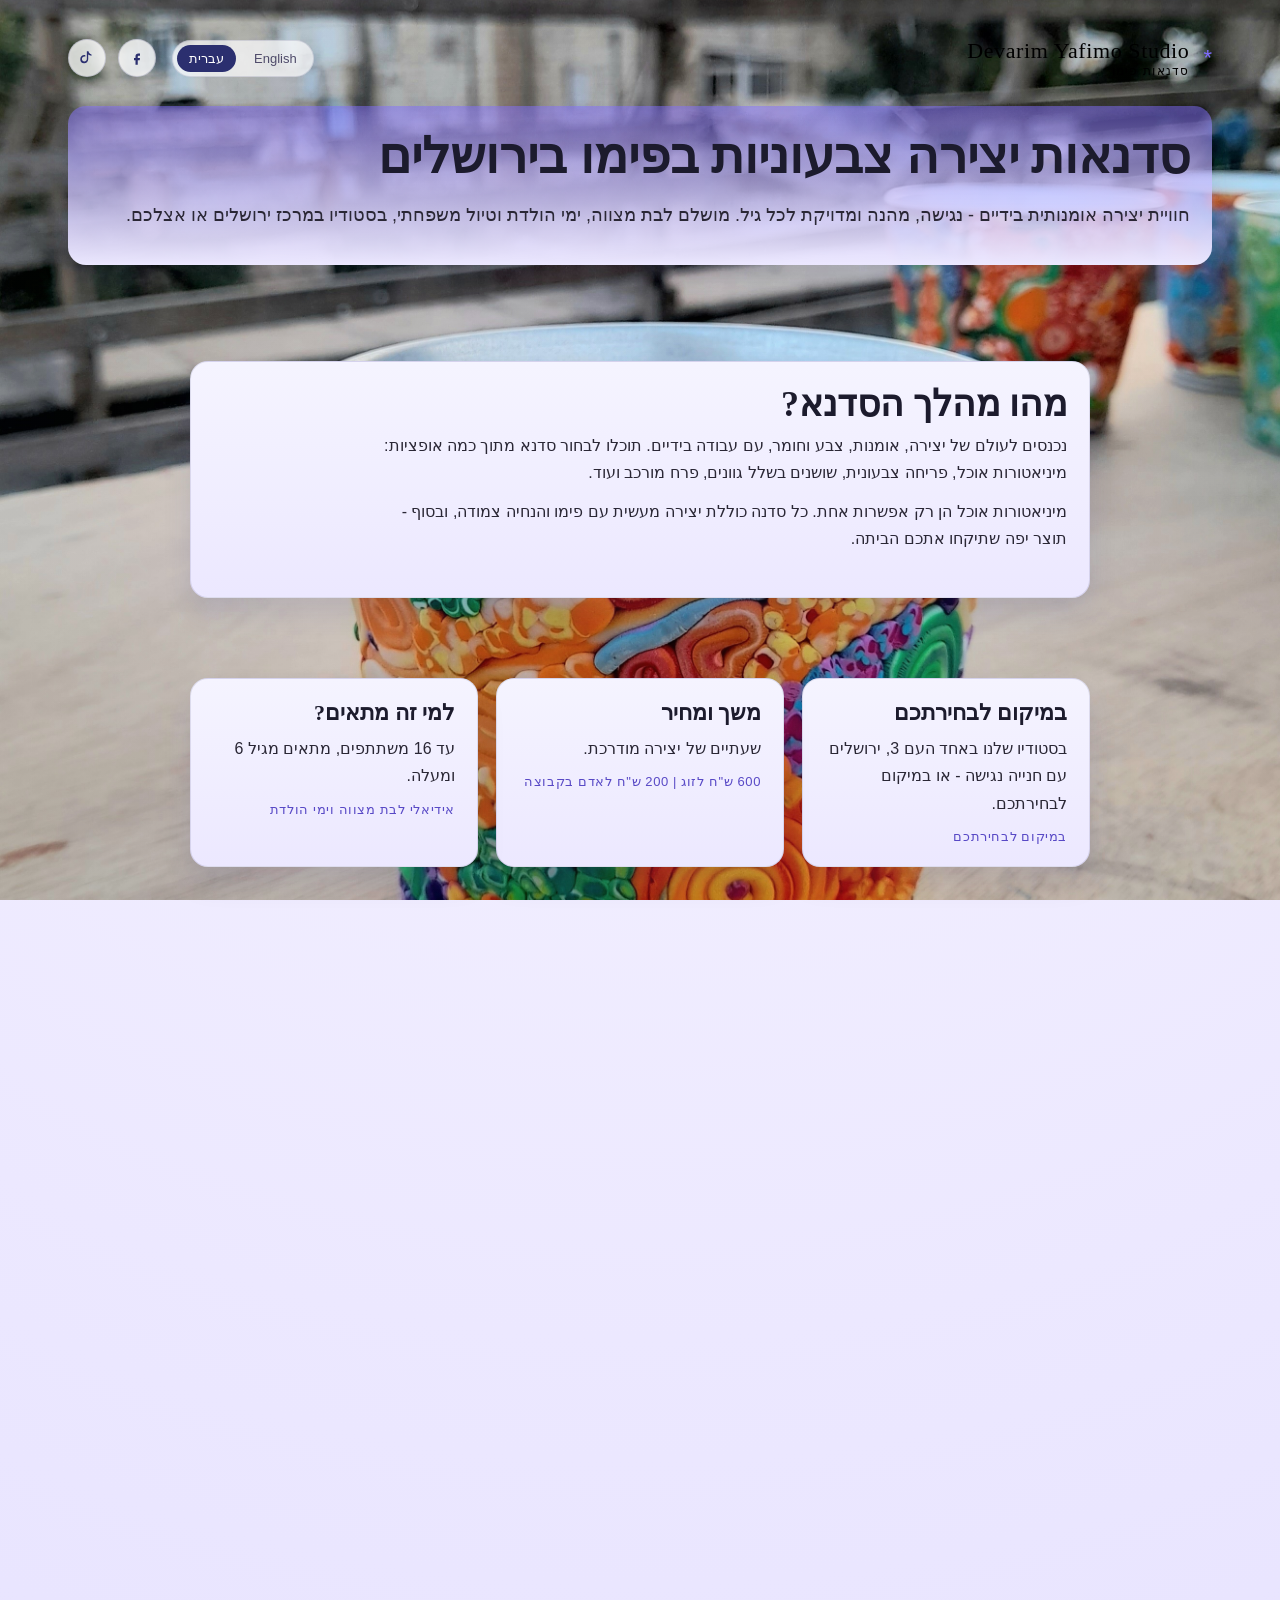
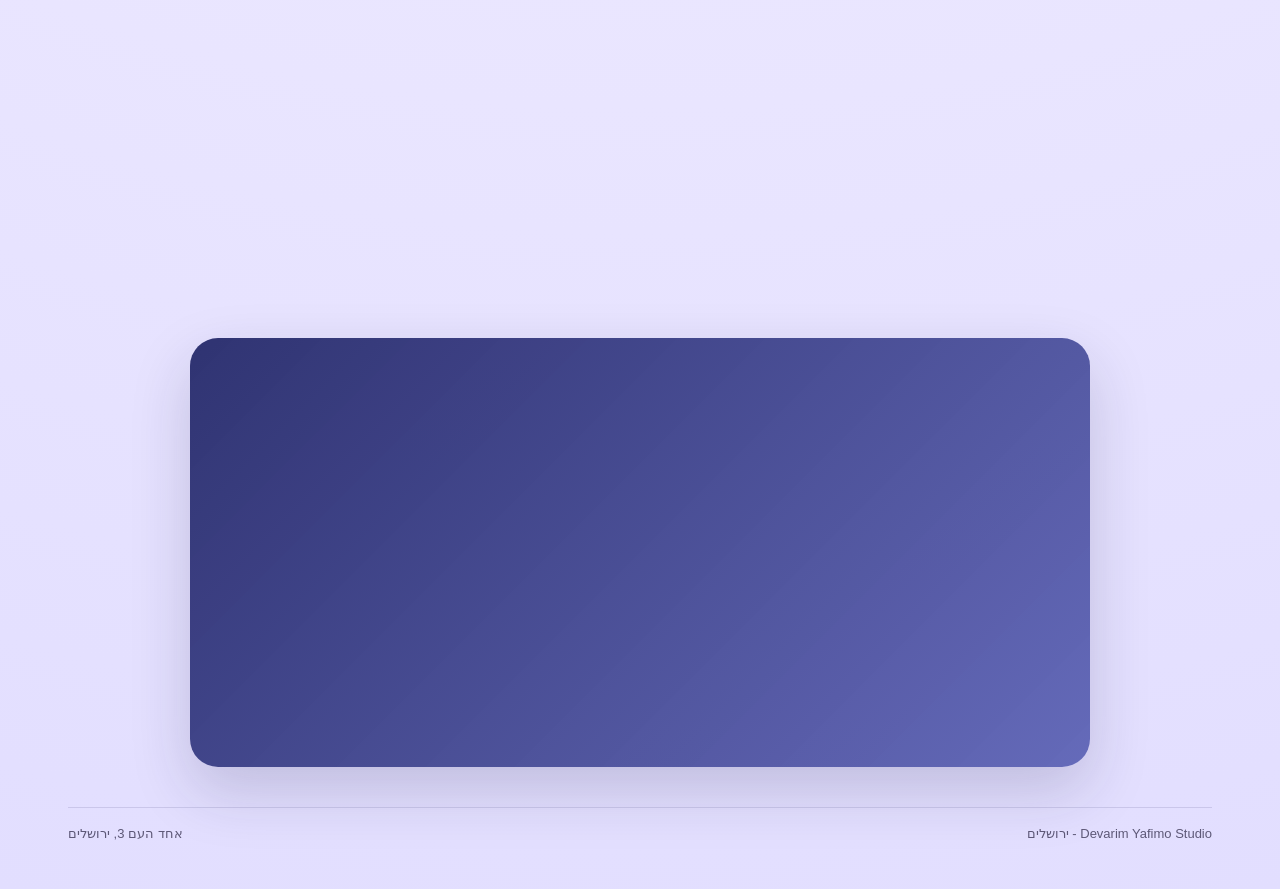
<file: index-studio-general.html>
<!doctype html>
<html lang="he" dir="rtl">
  <head>
    <meta charset="utf-8" />
    <meta name="viewport" content="width=device-width, initial-scale=1" />
    <meta name="referrer" content="no-referrer" />
    <meta
      http-equiv="Content-Security-Policy"
      content="default-src 'self'; base-uri 'none'; object-src 'none'; form-action 'self'; img-src 'self' data:; script-src 'self'; style-src 'self' https://fonts.googleapis.com; font-src 'self' https://fonts.gstatic.com; connect-src 'none'; frame-ancestors 'none'; upgrade-insecure-requests"
    />
    <meta
      name="description"
      content="סדנאות יצירה בפימו בירושלים - חוויה צבעונית עם תוצרים אישיים לכל גיל."
    />
    <title>Devarim Yafimo Studio | סדנאות פימו בירושלים</title>
    <link rel="preconnect" href="https://fonts.googleapis.com" />
    <link rel="preconnect" href="https://fonts.gstatic.com" crossorigin />
    <link
      rel="stylesheet"
      href="https://fonts.googleapis.com/css2?family=Frank+Ruhl+Libre:wght@400;600;700&family=Heebo:wght@300;400;500;600&display=swap"
    />
    <link rel="stylesheet" href="site/styles.css" />
  </head>
  <body data-lang="he">
    <div class="page">
      <header class="topbar">
        <div class="brand">
          <span class="brand-mark" aria-hidden="true">*</span>
          <div>
            <div class="brand-name">Devarim Yafimo Studio</div>
            <div class="brand-sub">
              <span class="lang lang-he">סדנאות פימו</span>
              <span class="lang lang-en">Jerusalem - Fimo Art Workshops</span>
            </div>
          </div>
        </div>
        <div class="topbar-actions">
          <div class="lang-toggle" role="group" aria-label="Language">
            <button class="lang-btn is-active" data-lang="he" type="button">עברית</button>
            <button class="lang-btn" data-lang="en" type="button">English</button>
          </div>
          <div class="social">
            <a
              class="social-link lang lang-he"
              href="https://www.facebook.com/DevarimYafimo"
              target="_blank"
              rel="noopener noreferrer"
              aria-label="Facebook"
            >
              <svg viewBox="0 0 24 24" aria-hidden="true">
                <path
                  d="M13.5 9H16V6h-2.5C11.6 6 10 7.6 10 9.5V12H8v3h2v6h3v-6h2.6l.4-3H13v-2c0-.6.4-1 1-1z"
                  fill="currentColor"
                />
              </svg>
            </a>
            <a
              class="social-link lang lang-en"
              href="https://www.facebook.com/DevarimYafimoJudaica"
              target="_blank"
              rel="noopener noreferrer"
              aria-label="Facebook"
            >
              <svg viewBox="0 0 24 24" aria-hidden="true">
                <path
                  d="M13.5 9H16V6h-2.5C11.6 6 10 7.6 10 9.5V12H8v3h2v6h3v-6h2.6l.4-3H13v-2c0-.6.4-1 1-1z"
                  fill="currentColor"
                />
              </svg>
            </a>
            <a
              class="social-link"
              href="https://www.tiktok.com/@rachel_dervarim_yafimo"
              target="_blank"
              rel="noopener noreferrer"
              aria-label="TikTok"
            >
              <svg viewBox="0 0 24 24" aria-hidden="true">
                <path
                  d="M14 3c.4 2.2 1.8 3.9 4 4.2V9c-1.7-.1-3.2-.7-4.4-1.6v6.1c0 3-2.4 5.5-5.5 5.5S3 16.6 3 13.5 5.4 8 8.5 8c.4 0 .8 0 1.2.1v2.1c-.4-.1-.8-.2-1.2-.2-1.8 0-3.3 1.5-3.3 3.3s1.5 3.3 3.3 3.3 3.3-1.5 3.3-3.3V3h2.2z"
                  fill="currentColor"
                />
              </svg>
            </a>
          </div>
        </div>
      </header>

      <main>
        <div class="photo-band" aria-hidden="true"></div>
        <section class="hero">
          <div class="hero-copy reveal">
            <h1>
              <span class="lang lang-he">סדנאות יצירה צבעוניות בפימו בירושלים</span>
              <span class="lang lang-en">Colorful polymer clay workshops in Jerusalem</span>
            </h1>
            <p class="lead">
              <span class="lang lang-he">
                חוויית יצירה אומנותית בידיים - נגישה, מהנה ומדויקת לכל גיל.
                מושלם לבת מצווה, ימי הולדת וטיול משפחתי, בסטודיו במרכז ירושלים או אצלכם.
              </span>
              <span class="lang lang-en">
                An artistic, hands-on creative experience - accessible, joyful, and guided for every age.
                Perfect for Bat Mitzvahs, birthdays, and family trips in our central Jerusalem studio or at your location.
              </span>
            </p>
          </div>
        </section>

        <section class="story" id="story">
          <div class="detail-card reveal">
            <div class="section-title">
              <h2>
                <span class="lang lang-he">מהו מהלך הסדנא?</span>
                <span class="lang lang-en">What happens in the workshop?</span>
              </h2>
              <p>
                <span class="lang lang-he">
                  נכנסים לעולם של יצירה, אומנות, צבע וחומר, עם עבודה בידיים. תוכלו לבחור סדנא מתוך כמה אופציות:
                  מיניאטורות אוכל, פריחה צבעונית, שושנים בשלל גוונים, פרח מורכב ועוד.
                </span>
                <span class="lang lang-en">
                  Step into a world of color, craft, and hands-on art. Choose from several options:
                  miniature food, colorful blooms, roses in many shades, complex flowers, and more.
                </span>
              </p>
              <p>
                <span class="lang lang-he">
                  מיניאטורות אוכל הן רק אפשרות אחת. כל סדנה כוללת יצירה מעשית עם פימו
                  והנחיה צמודה, ובסוף - תוצר יפה שתיקחו אתכם הביתה.
                </span>
                <span class="lang lang-en">
                  Miniature food is just one option. Every workshop is fully guided and hands-on,
                  and you leave with a finished piece to take home.
                </span>
              </p>
            </div>
          </div>
        </section>

        <section class="details" id="details">
          <div class="detail-grid">
            <article class="detail-card reveal">
              <h3>
                <span class="lang lang-he">במיקום לבחירתכם</span>
                <span class="lang lang-en">Where do we meet?</span>
              </h3>
              <p>
                <span class="lang lang-he">בסטודיו שלנו באחד העם 3, ירושלים עם חנייה נגישה - או במיקום לבחירתכם.</span>
                <span class="lang lang-en">In our studio at Ahad Ha'am 3, Jerusalem with accessible parking - or at a location of your choice.</span>
              </p>
              <div class="detail-meta">
                <span class="lang lang-he">במיקום לבחירתכם</span>
                <span class="lang lang-en">Or at your event location</span>
              </div>
            </article>
            <article class="detail-card reveal">
              <h3>
                <span class="lang lang-he">משך ומחיר</span>
                <span class="lang lang-en">Duration & pricing</span>
              </h3>
              <p>
                <span class="lang lang-he">שעתיים של יצירה מודרכת.</span>
                <span class="lang lang-en">Two hours of guided creation.</span>
              </p>
              <div class="detail-meta">
                <span class="lang lang-he">600 ש"ח לזוג | 200 ש"ח לאדם בקבוצה</span>
                <span class="lang lang-en">600 ILS per couple | 200 ILS per person (group)</span>
              </div>
            </article>
            <article class="detail-card reveal">
              <h3>
                <span class="lang lang-he">למי זה מתאים?</span>
                <span class="lang lang-en">Who is it for?</span>
              </h3>
              <p>
                <span class="lang lang-he">עד 16 משתתפים, מתאים מגיל 6 ומעלה.</span>
                <span class="lang lang-en">Up to 16 participants, suitable for ages 6 and up.</span>
              </p>
              <div class="detail-meta">
                <span class="lang lang-he">אידיאלי לבת מצווה וימי הולדת</span>
                <span class="lang lang-en">Great for Bat Mitzvahs and birthdays</span>
              </div>
            </article>
          </div>
        </section>

        <section class="gallery" id="gallery">
          <div class="detail-card reveal">
            <div class="section-title">
              <h2>
                <span class="lang lang-he">תוצרים אפשריים</span>
                <span class="lang lang-en">Possible Outcomes</span>
              </h2>
              <p>
                <span class="lang lang-he">דוגמאות לתוצרים שיוצאים איתם הביתה - אפשר לבחור סגנון שמתאים לכם.</span>
                <span class="lang lang-en">Examples of what you can create and take home.</span>
              </p>
            </div>
          </div>
          <div class="gallery-grid">
            <figure class="gallery-item reveal">
              <img
                src="site/assets/gallery-dreidels.jpg"
                alt="סביבון צבעוני"
                loading="lazy"
              />
              <figcaption>
                <span class="lang lang-he">סביבונים</span>
                <span class="lang lang-en">Dreidels</span>
              </figcaption>
            </figure>
            <figure class="gallery-item reveal">
              <img
                src="site/assets/gallery-salt-shakers.jpg"
                alt="מלחיות צבעוניות לבית"
                loading="lazy"
              />
              <figcaption>
                <span class="lang lang-he">מלחיות צבעוניות לבית</span>
                <span class="lang lang-en">Colorful salt shakers</span>
              </figcaption>
            </figure>
            <figure class="gallery-item reveal">
              <img
                src="site/assets/gallery-miniature-food.jpg"
                alt="מיניאטורות אוכל - דונאטים קטנים"
                loading="lazy"
              />
              <figcaption>
                <span class="lang lang-he">מיניאטורות אוכל</span>
                <span class="lang lang-en">Miniature food</span>
              </figcaption>
            </figure>
            <figure class="gallery-item reveal">
              <img
                src="site/assets/gallery-table-art.jpg"
                alt="מרכז שולחן בעבודת יד"
                loading="lazy"
              />
              <figcaption>
                <span class="lang lang-he">עיצוב שולחן</span>
                <span class="lang lang-en">Table art</span>
              </figcaption>
            </figure>
            <figure class="gallery-item reveal">
              <img
                src="site/assets/gallery-kiddush-cups.jpg"
                alt="כוס קידוש בעבודת יד"
                loading="lazy"
              />
              <figcaption>
                <span class="lang lang-he">כוסות קידוש</span>
                <span class="lang lang-en">Kiddush cups</span>
              </figcaption>
            </figure>
            <figure class="gallery-item reveal">
              <img
                src="site/assets/gallery-serving-pieces.jpg"
                alt="כלי הגשה פרחוניים"
                loading="lazy"
              />
              <figcaption>
                <span class="lang lang-he">כלי הגשה</span>
                <span class="lang lang-en">Serving pieces</span>
              </figcaption>
            </figure>
            <figure class="gallery-item reveal">
              <img src="site/assets/wall-decor.jpg" alt="קישוטי קיר בעבודת יד" loading="lazy" />
              <figcaption>
                <span class="lang lang-he">קישוטי קיר</span>
                <span class="lang lang-en">Wall decor</span>
              </figcaption>
            </figure>
            <figure class="gallery-item reveal">
              <img
                src="site/assets/gallery-candlesticks.jpg"
                alt="פמוטים בעבודת יד"
                loading="lazy"
              />
              <figcaption>
                <span class="lang lang-he">פמוטים</span>
                <span class="lang lang-en">Candlesticks</span>
              </figcaption>
            </figure>
            <figure class="gallery-item reveal">
              <img
                src="site/assets/gallery-mezuzot.jpg"
                alt="מזוזה גיאומטרית מפימו"
                loading="lazy"
              />
              <figcaption>
                <span class="lang lang-he">מזוזות</span>
                <span class="lang lang-en">Mezuzot</span>
              </figcaption>
            </figure>
            <figure class="gallery-item reveal">
              <img src="site/assets/colorful-pens.jpg" alt="עטים צבעוניים בעבודת יד" loading="lazy" />
              <figcaption>
                <span class="lang lang-he">עטים צבעוניים</span>
                <span class="lang lang-en">Colorful pens</span>
              </figcaption>
            </figure>
          </div>
        </section>

        <section class="cta" id="book">
          <div class="cta-inner reveal">
            <div>
              <h2>
                <span class="lang lang-he">שומרים מקום בוואטסאפ</span>
                <span class="lang lang-en">Reserve your workshop on WhatsApp</span>
              </h2>
              <p>
                <span class="lang lang-he">
                  שלחו תאריך, מספר משתתפים והאם תרצו סטודיו או הגעה עד אליכם.
                </span>
                <span class="lang lang-en">
                  Send your date, group size, and whether you prefer the studio or on-location session.
                </span>
              </p>
            </div>
            <form class="booking-form" id="bookingForm">
              <div class="form-grid">
                <label class="form-field">
                  <span class="lang lang-he">שם מלא</span>
                  <span class="lang lang-en">Full name</span>
                  <input
                    type="text"
                    name="fullName"
                    data-placeholder-he="שם מלא"
                    data-placeholder-en="Full name"
                    placeholder="שם מלא"
                  />
                </label>
                <label class="form-field">
                  <span class="lang lang-he">מה האירוע</span>
                  <span class="lang lang-en">Event</span>
                  <input
                    type="text"
                    name="event"
                    data-placeholder-he="יום הולדת"
                    data-placeholder-en="Birthday"
                    placeholder="יום הולדת"
                  />
                </label>
                <label class="form-field">
                  <span class="lang lang-he">מיקום הסדנא</span>
                  <span class="lang lang-en">Workshop location</span>
                  <input
                    type="text"
                    name="location"
                    data-placeholder-he="סטודיו דברים יפימו (או בבית הלקוח)"
                    data-placeholder-en="Devarim Yafimo Studio (or at your location)"
                    placeholder="סטודיו דברים יפימו (או בבית הלקוח)"
                  />
                </label>
                <label class="form-field">
                  <span class="lang lang-he">כמות משתתפים</span>
                  <span class="lang lang-en">Number of participants</span>
                  <input
                    type="text"
                    name="participants"
                    data-placeholder-he="כמות משתתפים"
                    data-placeholder-en="Number of participants"
                    placeholder="כמות משתתפים"
                  />
                </label>
                <label class="form-field">
                  <span class="lang lang-he">טווח גילאים</span>
                  <span class="lang lang-en">Age range</span>
                  <input
                    type="text"
                    name="ageRange"
                    data-placeholder-he="טווח גילאים"
                    data-placeholder-en="Age range"
                    placeholder="טווח גילאים"
                  />
                </label>
                <label class="form-field">
                  <span class="lang lang-he">תאריך הסדנא</span>
                  <span class="lang lang-en">Workshop date</span>
                  <input
                    type="date"
                    name="date"
                    data-placeholder-he="תאריך הסדנא"
                    data-placeholder-en="Workshop date"
                    placeholder="תאריך הסדנא"
                  />
                </label>
              </div>
            </form>
            <div class="cta-actions cta-actions-spaced">
              <a
                class="btn btn-primary btn-large lang lang-he"
                href="https://wa.me/972543381224?text=%D7%94%D7%99%D7%99!%20%D7%90%D7%A9%D7%9E%D7%97%20%D7%9C%D7%AA%D7%90%D7%9D%20%D7%96%D7%9E%D7%9F%20%D7%9C%D7%A1%D7%93%D7%A0%D7%94."
                data-whatsapp="true"
                target="_blank"
                rel="noopener noreferrer"
              >
                שלחו וואצאפ להזמנת סדנא עם הפרטים!
              </a>
              <a
                class="btn btn-primary btn-large lang lang-en"
                href="https://wa.me/972543381224?text=Hi!%20I%27d%20like%20to%20coordinate%20a%20time%20for%20a%20workshop."
                data-whatsapp="true"
                target="_blank"
                rel="noopener noreferrer"
              >
                Send WhatsApp to book a workshop with the details!
              </a>
            </div>
          </div>
        </section>
      </main>

      <footer class="footer">
        <div>
          <span class="lang lang-he">Devarim Yafimo Studio - ירושלים</span>
          <span class="lang lang-en">Devarim Yafimo Studio - Jerusalem</span>
        </div>
        <div>
          <span class="lang lang-he">אחד העם 3, ירושלים</span>
          <span class="lang lang-en">Ahad Ha'am 3, Jerusalem</span>
        </div>
      </footer>
    </div>

    <script src="site/script.js"></script>
  </body>
</html>
</file>
<file: site/styles.css>
:root {
  --ink: #000; /* darker overall text color */
  --muted: #4f4b6a;
  --accent: #7f6cff;
  --accent-dark: #5849c6;
  --emerald: #2b2f6f;
  --rose: #6b5fd1;
  --paper: #f5f4ff;
  --sand: #ece8ff;
  --shadow: 0 24px 60px rgba(36, 32, 74, 0.18);
  --radius-lg: 28px;
  --radius-md: 18px;
  --radius-sm: 12px;
  --hero-image: url("assets/back2.jpg");
}

* {
  box-sizing: border-box;
}

body {
  margin: 0;
  font-family: 'Heebo', sans-serif;
  color: var(--ink);
  background: radial-gradient(circle at top, #f8f6ff 0%, var(--sand) 52%, #e2deff 100%);
  min-height: 100vh;
  overflow-x: hidden;
}

body::before {
  content: "";
  position: fixed;
  inset: 0;
  background-image: radial-gradient(rgba(127, 108, 255, 0.08) 1px, transparent 1px);
  background-size: 46px 46px;
  opacity: 0.6;
  pointer-events: none;
  z-index: -1;
}

body[data-lang="en"] {
  direction: ltr;
}

body[data-lang="he"] {
  direction: rtl;
}

body[data-lang="he"] .lang-en {
  display: none;
}

body[data-lang="en"] .lang-he {
  display: none;
}

img {
  width: 100%;
  display: block;
  border-radius: inherit;
}

.page {
  max-width: 1200px;
  margin: 0 auto;
  padding: 32px 28px 48px;
}

.topbar {
  display: flex;
  align-items: center;
  justify-content: space-between;
  gap: 16px;
  padding: 6px 0 28px;
}

.brand {
  display: flex;
  align-items: center;
  gap: 14px;
}

.brand-mark {
  font-size: 22px;
  color: var(--accent);
}

.brand-name {
  font-family: 'Frank Ruhl Libre', serif;
  font-size: 22px;
  letter-spacing: 0.6px;
}

.brand-sub {
  font-size: 12px;
  letter-spacing: 1.2px;
  text-transform: uppercase;
  color: #000;
}

.topbar-actions {
  display: flex;
  align-items: center;
  gap: 16px;
}

.lang-toggle {
  display: inline-flex;
  align-items: center;
  gap: 6px;
  background: rgba(255, 255, 255, 0.7);
  border-radius: 999px;
  padding: 4px;
  border: 1px solid rgba(52, 52, 108, 0.14);
  direction: ltr;
}

.lang-btn {
  border: none;
  background: transparent;
  font-family: 'Heebo', sans-serif;
  font-size: 13px;
  padding: 6px 12px;
  border-radius: 999px;
  cursor: pointer;
  color: var(--muted);
}

.lang-btn.is-active {
  background: var(--emerald);
  color: #fff;
}

.cta-inline {
  display: flex;
  align-items: center;
}

.hero {
  display: grid;
  grid-template-columns: repeat(auto-fit, minmax(280px, 1fr));
  gap: 36px;
  align-items: center;
  padding-bottom: 56px;
}

/* card styling for the hero text element so it floats over the photo */
.hero-copy {
  /* lightest card with a hint of violet at the top */
  background: linear-gradient(
    to bottom,
    rgba(127,108,255,0.50) 0%, /* faint purple */
    var(--sand) 100%
  );
  border-radius: var(--radius-md);
  box-shadow: 0 16px 28px rgba(36, 41, 96, 0.12);
  padding: 22px;
  width: 100%;
}

/* detail-grid cards graded by position: first uses standard gradient, middle moderate, last keep default */
.detail-grid .detail-card:nth-child(1) {
  background: linear-gradient(
    to bottom,
    var(--paper) 0%,
    var(--sand) 100%
  );
}
.detail-grid .detail-card:nth-child(2) {
  background: linear-gradient(
    to bottom,
    var(--paper) 0%,
    var(--sand) 100%
  );
}
.detail-grid .detail-card:last-child {
  /* inherit default gradient already defined on .detail-card */
}

/* full‑viewport fixed background element */
.photo-band {
  position: fixed;
  top: 0;
  left: 0;
  width: 100%;
  height: 100vh;
  z-index: -1;
  /* nearly transparent overlay; keeps text readable but shows original colors */
  background-image: linear-gradient(
      180deg,
      rgba(28, 27, 45, 0.00) 0%,      /* completely clear at top */
      rgba(28, 27, 45, 0.10) 100%     /* very faint darkening at bottom */
    ),
    var(--hero-image);
  background-size: cover;
  background-position: center calc(50% + var(--photo-offset, 0px));
  background-attachment: fixed;
  pointer-events: none;   /* let clicks pass through */
}

.eyebrow {
  text-transform: uppercase;
  letter-spacing: 2px;
  font-size: 12px;
  color: #f9f7ff;  /* near-white for better contrast */
}

.hero-copy h1 {
  /* gradient already applied to all h1 via the h1,h2,h3 rule */
}

.hero-copy .lead {
  color: #2a2735;  /* midway between black and muted */
  max-width: none;
}

.hero-copy p {
  color: #2a2735;  /* midway between black and muted */
}

p {
  font-size: 16px;
  line-height: 1.7;
  margin: 0 0 12px;
  color: #2a2735;  /* midway between black and muted */
  text-align: start;
}

.lead {
  font-size: 18px;
  max-width: 520px;
}

h1,
h2,
h3 {
  font-family: 'Frank Ruhl Libre', serif;
  color: #1c1b2d;  /* solid dark color */
  text-align: start;
  font-size: clamp(30px, 4vw, 50px);
  line-height: 1.12;
  margin: 0 0 16px;
}

h2 {
  font-size: clamp(24px, 3vw, 36px);
  margin: 0 0 8px;
}

h3 {
  font-size: 22px;
  margin: 0 0 10px;
}

.hero-actions {
  display: flex;
  flex-wrap: wrap;
  gap: 12px;
  margin: 20px 0 18px;
}

.btn {
  display: inline-flex;
  align-items: center;
  justify-content: center;
  padding: 12px 22px;
  border-radius: 999px;
  font-weight: 600;
  text-decoration: none;
  transition: transform 0.2s ease, box-shadow 0.2s ease, background 0.2s ease;
  border: 1px solid transparent;
}

.btn-primary {
  background: linear-gradient(135deg, #2b2f6f, #4a58c6);
  color: #fff;
  box-shadow: 0 16px 30px rgba(40, 46, 110, 0.25);
}

.btn-primary:hover {
  transform: translateY(-2px);
  box-shadow: 0 20px 34px rgba(40, 46, 110, 0.35);
}

.btn-large {
  padding: 14px 28px;
  font-size: 16px;
}

.btn-light {
  background: #fff;
  color: #2b2f6f;
  border-color: rgba(255, 255, 255, 0.6);
}

.hero-pills {
  display: flex;
  flex-wrap: wrap;
  gap: 10px;
}

.pill {
  padding: 8px 16px;
  background: rgba(127, 108, 255, 0.35);  /* more opaque */
  border-radius: 999px;
  font-size: 13px;
  letter-spacing: 0.4px;
  color: #1c1b2d;
  font-weight: 600;  /* bold text */
}

.hero-media {
  display: grid;
  gap: 16px;
  justify-items: center;
}

.image-frame {
  padding: 12px;
  border-radius: var(--radius-lg);
  background: linear-gradient(135deg, rgba(127, 108, 255, 0.28), rgba(79, 112, 214, 0.16));
  box-shadow: var(--shadow);
}

.image-frame img {
  border-radius: var(--radius-lg);
}

.image-caption {
  font-size: 13px;
  letter-spacing: 1px;
  text-transform: uppercase;
  color: #5d5877;
}

.section-title {
  max-width: 700px;
  margin-bottom: 22px;
}

.story {
  padding: 40px 0 40px;
  margin: 0 auto;
  max-width: 900px;
}


.details {
  padding: 40px 0;
  margin: 0 auto;
  max-width: 900px;
}

.detail-grid {
  display: grid;
  grid-template-columns: repeat(auto-fit, minmax(240px, 1fr));
  gap: 18px;
  margin: 0 auto;
  max-width: 900px;
}

.detail-card {
  padding: 22px;
  /* light-to-dark vertical gradient matching page palette */
  background: linear-gradient(
    to bottom,
    var(--paper) 0%,
    var(--sand) 100%
  );
  border-radius: var(--radius-md);
  border: 1px solid rgba(52, 52, 108, 0.12);
  box-shadow: 0 16px 28px rgba(45, 52, 120, 0.12);
}

.detail-meta {
  font-size: 13px;
  letter-spacing: 0.6px;
  text-transform: uppercase;
  color: var(--accent-dark);
}

.gallery {
  padding: 40px 0 40px;
  margin: 0 auto;
  max-width: 900px;
}


.gallery-grid {
  display: grid;
  grid-template-columns: repeat(auto-fit, minmax(190px, 1fr));
  gap: 20px;
  margin: 0 auto;
  max-width: 900px;
}

.gallery-item {
  background: var(--paper);
  border-radius: var(--radius-md);
  box-shadow: 0 16px 28px rgba(36, 41, 96, 0.12);
  overflow: hidden;
  transition: transform 0.2s ease;
}

.gallery-item:hover {
  transform: translateY(-4px);
}

.gallery-item figcaption {
  padding: 12px 16px 18px;
  font-weight: 600;
  color: #2b2f6f;
  text-align: start;
}

.cta {
  margin: 40px auto 40px;
  background: linear-gradient(135deg, rgba(43, 47, 111, 0.98), rgba(90, 96, 180, 0.92));
  color: #fff;
  border-radius: var(--radius-lg);
  padding: 32px;
  box-shadow: var(--shadow);
  max-width: 900px;
}

.cta h2,
.cta p {
  color: #fff;
}

.cta-inner {
  display: flex;
  flex-wrap: wrap;
  gap: 24px;
  align-items: center;
  justify-content: space-between;
}

.cta-actions {
  display: grid;
  gap: 10px;
  justify-items: center;
}

.cta-actions-spaced {
  margin-top: 30px;
  justify-content: center;
}

.cta-note {
  font-size: 12px;
  color: rgba(255, 255, 255, 0.75);
  text-align: center;
}

.booking-form {
  width: 100%;
  margin-top: 18px;
}

.form-grid {
  display: grid;
  grid-template-columns: repeat(auto-fit, minmax(200px, 1fr));
  gap: 14px;
}

.form-field {
  display: grid;
  gap: 6px;
  font-size: 12px;
  text-transform: uppercase;
  letter-spacing: 0.8px;
  color: rgba(255, 255, 255, 0.7);
}

.form-field input {
  border: 1px solid rgba(255, 255, 255, 0.25);
  border-radius: 12px;
  background: rgba(255, 255, 255, 0.08);
  color: #fff;
  padding: 10px 12px;
  font-size: 14px;
  font-family: 'Heebo', sans-serif;
}

.form-field input::placeholder {
  color: rgba(255, 255, 255, 0.6);
}

.form-field input:focus {
  outline: none;
  border-color: rgba(255, 255, 255, 0.6);
  box-shadow: 0 0 0 3px rgba(127, 108, 255, 0.3);
}

.footer {
  display: flex;
  flex-wrap: wrap;
  gap: 10px 24px;
  justify-content: space-between;
  color: #5d5877;
  font-size: 13px;
  padding-top: 18px;
  border-top: 1px solid rgba(52, 52, 108, 0.14);
}

.social {
  display: flex;
  gap: 12px;
  align-items: center;
}

.social-link {
  text-decoration: none;
  color: var(--emerald);
  font-weight: 600;
  border: 1px solid rgba(52, 52, 108, 0.2);
  border-radius: 999px;
  width: 38px;
  height: 38px;
  display: inline-flex;
  align-items: center;
  justify-content: center;
  background: rgba(255, 255, 255, 0.8);
  transition: color 0.2s ease, border-color 0.2s ease, transform 0.2s ease;
  text-transform: uppercase;
}

.social-link svg {
  width: 18px;
  height: 18px;
  display: block;
}

.social-link:hover {
  color: var(--accent-dark);
  border-color: currentColor;
  transform: translateY(-2px);
}

.social-link.is-placeholder {
  opacity: 0.6;
  cursor: default;
}

.reveal {
  opacity: 0;
  transform: translateY(16px);
  transition: opacity 0.6s ease, transform 0.6s ease;
}

.reveal.is-visible {
  opacity: 1;
  transform: translateY(0);
}

@media (max-width: 900px) {
  .topbar {
    flex-direction: column;
    align-items: flex-start;
  }

  .topbar-actions {
    width: 100%;
    display: grid;
    grid-template-columns: auto auto;
    align-items: center;
    justify-content: center;
    gap: 12px 16px;
  }

  .topbar-actions .lang-toggle,
  .topbar-actions .social {
    margin-bottom: 0;
    justify-self: center;
  }

  .cta-inline {
    width: 100%;
    grid-column: 1 / -1;
  }

  .cta-inline .btn {
    width: 100%;
    justify-content: center;
  }


  .social {
    width: 100%;
  }

  /* Keep the same flex layout from the default rules – pills size to content
     and wrap if needed. The earlier grid version forced two equal columns which
     gave every pill the same fixed width. */
  .hero-pills {
    display: flex;
    flex-wrap: wrap;
    gap: 10px;
    justify-content: center; /* center pills in narrow view */
  }

  .pill {
    /* center text remains, padding can stay the same */
    text-align: center;
    padding: 10px 12px;
    font-size: 12px;
    letter-spacing: 0.2px;
  }
}

@media (max-width: 600px) {
  .page {
    padding: 24px 20px 36px;
  }

  .cta {
    padding: 24px 20px;
  }

  .hero-actions .btn {
    width: 100%;
  }
}

@media (max-width: 480px) {
  .hero-pills {
    grid-template-columns: 1fr;
  }

  .pill {
    font-size: 13px;
  }
}

@media (prefers-reduced-motion: reduce) {
  * {
    animation: none !important;
    transition: none !important;
  }
}
</file>
<file: docs/styles.css>
@import url('https://fonts.googleapis.com/css2?family=Frank+Ruhl+Libre:wght@400;600;700&family=Heebo:wght@300;400;500;600&display=swap');

:root {
  --ink: #1c1b2d;
  --muted: #4f4b6a;
  --accent: #7f6cff;
  --accent-dark: #5849c6;
  --emerald: #2b2f6f;
  --rose: #6b5fd1;
  --paper: #f5f4ff;
  --sand: #ece8ff;
  --shadow: 0 24px 60px rgba(36, 32, 74, 0.18);
  --radius-lg: 28px;
  --radius-md: 18px;
  --radius-sm: 12px;
  --hero-image: url("assets/hero.jpg");
}

* {
  box-sizing: border-box;
}

body {
  margin: 0;
  font-family: 'Heebo', sans-serif;
  color: var(--ink);
  background: radial-gradient(circle at top, #f8f6ff 0%, var(--sand) 52%, #e2deff 100%);
  min-height: 100vh;
  overflow-x: hidden;
}

body::before {
  content: "";
  position: fixed;
  inset: 0;
  background-image: radial-gradient(rgba(127, 108, 255, 0.08) 1px, transparent 1px);
  background-size: 46px 46px;
  opacity: 0.6;
  pointer-events: none;
  z-index: -1;
}

body[data-lang="en"] {
  direction: ltr;
}

body[data-lang="he"] {
  direction: rtl;
}

body[data-lang="he"] .lang-en {
  display: none;
}

body[data-lang="en"] .lang-he {
  display: none;
}

img {
  width: 100%;
  display: block;
  border-radius: inherit;
}

.page {
  max-width: 1200px;
  margin: 0 auto;
  padding: 32px 28px 48px;
}

.topbar {
  display: flex;
  align-items: center;
  justify-content: space-between;
  gap: 16px;
  padding: 6px 0 28px;
}

.brand {
  display: flex;
  align-items: center;
  gap: 14px;
}

.brand-mark {
  font-size: 22px;
  color: var(--accent);
}

.brand-name {
  font-family: 'Frank Ruhl Libre', serif;
  font-size: 22px;
  letter-spacing: 0.6px;
}

.brand-sub {
  font-size: 12px;
  letter-spacing: 1.2px;
  text-transform: uppercase;
  color: #5d5877;
}

.topbar-actions {
  display: flex;
  align-items: center;
  gap: 16px;
}

.lang-toggle {
  display: inline-flex;
  align-items: center;
  gap: 6px;
  background: rgba(255, 255, 255, 0.7);
  border-radius: 999px;
  padding: 4px;
  border: 1px solid rgba(52, 52, 108, 0.14);
  direction: ltr;
}

.lang-btn {
  border: none;
  background: transparent;
  font-family: 'Heebo', sans-serif;
  font-size: 13px;
  padding: 6px 12px;
  border-radius: 999px;
  cursor: pointer;
  color: var(--muted);
}

.lang-btn.is-active {
  background: var(--emerald);
  color: #fff;
}

.cta-inline {
  display: flex;
  align-items: center;
}

.hero {
  display: grid;
  grid-template-columns: repeat(auto-fit, minmax(280px, 1fr));
  gap: 36px;
  align-items: center;
  padding-bottom: 56px;
}

.photo-band {
  min-height: clamp(260px, 45vh, 540px);
  width: 100vw;
  margin: 0 calc(50% - 50vw) 40px;
  border-radius: 0;
  background-image: linear-gradient(
      180deg,
      rgba(28, 27, 45, 0.05) 0%,
      rgba(28, 27, 45, 0.35) 100%
    ),
    var(--hero-image);
  background-size: cover;
  background-position: center calc(50% + var(--photo-offset, 0px));
  background-attachment: fixed;
  box-shadow: var(--shadow);
}

.eyebrow {
  text-transform: uppercase;
  letter-spacing: 2px;
  font-size: 12px;
  color: var(--accent-dark);
  margin-bottom: 12px;
}

h1,
h2,
h3 {
  font-family: 'Frank Ruhl Libre', serif;
  color: var(--emerald);
  text-align: start;
}

h1 {
  font-size: clamp(30px, 4vw, 50px);
  line-height: 1.12;
  margin: 0 0 16px;
}

h2 {
  font-size: clamp(24px, 3vw, 36px);
  margin: 0 0 8px;
}

h3 {
  font-size: 22px;
  margin: 0 0 10px;
}

p {
  font-size: 16px;
  line-height: 1.7;
  margin: 0 0 12px;
  color: var(--muted);
  text-align: start;
}

.lead {
  font-size: 18px;
  max-width: 520px;
}

.hero-actions {
  display: flex;
  flex-wrap: wrap;
  gap: 12px;
  margin: 20px 0 18px;
}

.btn {
  display: inline-flex;
  align-items: center;
  justify-content: center;
  padding: 12px 22px;
  border-radius: 999px;
  font-weight: 600;
  text-decoration: none;
  transition: transform 0.2s ease, box-shadow 0.2s ease, background 0.2s ease;
  border: 1px solid transparent;
}

.btn-primary {
  background: linear-gradient(135deg, #2b2f6f, #4a58c6);
  color: #fff;
  box-shadow: 0 16px 30px rgba(40, 46, 110, 0.25);
}

.btn-primary:hover {
  transform: translateY(-2px);
  box-shadow: 0 20px 34px rgba(40, 46, 110, 0.35);
}

.btn-large {
  padding: 14px 28px;
  font-size: 16px;
}

.btn-light {
  background: #fff;
  color: #2b2f6f;
  border-color: rgba(255, 255, 255, 0.6);
}

.hero-pills {
  display: flex;
  flex-wrap: wrap;
  gap: 10px;
}

.pill {
  padding: 8px 16px;
  background: rgba(127, 108, 255, 0.12);
  border-radius: 999px;
  font-size: 13px;
  letter-spacing: 0.4px;
  color: #2b2f6f;
}

.hero-media {
  display: grid;
  gap: 16px;
  justify-items: center;
}

.image-frame {
  padding: 12px;
  border-radius: var(--radius-lg);
  background: linear-gradient(135deg, rgba(127, 108, 255, 0.28), rgba(79, 112, 214, 0.16));
  box-shadow: var(--shadow);
}

.image-frame img {
  border-radius: var(--radius-lg);
}

.image-caption {
  font-size: 13px;
  letter-spacing: 1px;
  text-transform: uppercase;
  color: #5d5877;
}

.section-title {
  max-width: 700px;
  margin-bottom: 22px;
}

.story {
  padding: 32px 0 20px;
}

.details {
  padding: 40px 0;
}

.detail-grid {
  display: grid;
  grid-template-columns: repeat(auto-fit, minmax(240px, 1fr));
  gap: 18px;
}

.detail-card {
  padding: 22px;
  background: #fdfcff;
  border-radius: var(--radius-md);
  border: 1px solid rgba(52, 52, 108, 0.12);
  box-shadow: 0 16px 28px rgba(45, 52, 120, 0.12);
}

.detail-meta {
  font-size: 13px;
  letter-spacing: 0.6px;
  text-transform: uppercase;
  color: var(--accent-dark);
}

.gallery {
  padding: 40px 0 56px;
}

.gallery-grid {
  display: grid;
  grid-template-columns: repeat(auto-fit, minmax(190px, 1fr));
  gap: 20px;
}

.gallery-item {
  background: var(--paper);
  border-radius: var(--radius-md);
  box-shadow: 0 16px 28px rgba(36, 41, 96, 0.12);
  overflow: hidden;
  transition: transform 0.2s ease;
}

.gallery-item:hover {
  transform: translateY(-4px);
}

.gallery-item figcaption {
  padding: 12px 16px 18px;
  font-weight: 600;
  color: #2b2f6f;
  text-align: start;
}

.cta {
  margin: 40px 0 12px;
  background: linear-gradient(135deg, rgba(43, 47, 111, 0.98), rgba(90, 96, 180, 0.92));
  color: #fff;
  border-radius: var(--radius-lg);
  padding: 32px;
  box-shadow: var(--shadow);
}

.cta h2,
.cta p {
  color: #fff;
}

.cta-inner {
  display: flex;
  flex-wrap: wrap;
  gap: 24px;
  align-items: center;
  justify-content: space-between;
}

.cta-actions {
  display: grid;
  gap: 10px;
  justify-items: center;
}

.cta-note {
  font-size: 12px;
  color: rgba(255, 255, 255, 0.75);
  text-align: center;
}

.booking-form {
  width: 100%;
  margin-top: 18px;
}

.form-grid {
  display: grid;
  grid-template-columns: repeat(auto-fit, minmax(200px, 1fr));
  gap: 14px;
}

.form-field {
  display: grid;
  gap: 6px;
  font-size: 12px;
  text-transform: uppercase;
  letter-spacing: 0.8px;
  color: rgba(255, 255, 255, 0.7);
}

.form-field input {
  border: 1px solid rgba(255, 255, 255, 0.25);
  border-radius: 12px;
  background: rgba(255, 255, 255, 0.08);
  color: #fff;
  padding: 10px 12px;
  font-size: 14px;
  font-family: 'Heebo', sans-serif;
}

.form-field input::placeholder {
  color: rgba(255, 255, 255, 0.6);
}

.form-field input:focus {
  outline: none;
  border-color: rgba(255, 255, 255, 0.6);
  box-shadow: 0 0 0 3px rgba(127, 108, 255, 0.3);
}

.footer {
  display: flex;
  flex-wrap: wrap;
  gap: 10px 24px;
  justify-content: space-between;
  color: #5d5877;
  font-size: 13px;
  padding-top: 18px;
  border-top: 1px solid rgba(52, 52, 108, 0.14);
}

.social {
  display: flex;
  gap: 12px;
  align-items: center;
}

.social-link {
  text-decoration: none;
  color: var(--emerald);
  font-weight: 600;
  border: 1px solid rgba(52, 52, 108, 0.2);
  border-radius: 999px;
  width: 38px;
  height: 38px;
  display: inline-flex;
  align-items: center;
  justify-content: center;
  background: rgba(255, 255, 255, 0.8);
  transition: color 0.2s ease, border-color 0.2s ease, transform 0.2s ease;
  text-transform: uppercase;
}

.social-link svg {
  width: 18px;
  height: 18px;
  display: block;
}

.social-link:hover {
  color: var(--accent-dark);
  border-color: currentColor;
  transform: translateY(-2px);
}

.social-link.is-placeholder {
  opacity: 0.6;
  cursor: default;
}

.reveal {
  opacity: 0;
  transform: translateY(16px);
  transition: opacity 0.6s ease, transform 0.6s ease;
}

.reveal.is-visible {
  opacity: 1;
  transform: translateY(0);
}

@media (max-width: 900px) {
  .topbar {
    flex-direction: column;
    align-items: flex-start;
  }

  .topbar-actions {
    width: 100%;
    display: grid;
    grid-template-columns: auto auto;
    align-items: center;
    justify-content: center;
    gap: 12px 16px;
  }

  .topbar-actions .lang-toggle,
  .topbar-actions .social {
    margin-bottom: 0;
    justify-self: center;
  }

  .cta-inline {
    width: 100%;
    grid-column: 1 / -1;
  }

  .cta-inline .btn {
    width: 100%;
    justify-content: center;
  }

  .photo-band {
    min-height: 220px;
    background-attachment: scroll;
  }

  .social {
    width: 100%;
  }

  .hero-pills {
    display: grid;
    grid-template-columns: repeat(2, minmax(0, 1fr));
    gap: 10px;
  }

  .pill {
    text-align: center;
    padding: 10px 12px;
    font-size: 12px;
    letter-spacing: 0.2px;
  }
}

@media (max-width: 600px) {
  .page {
    padding: 24px 20px 36px;
  }

  .cta {
    padding: 24px 20px;
  }

  .hero-actions .btn {
    width: 100%;
  }
}

@media (max-width: 480px) {
  .hero-pills {
    grid-template-columns: 1fr;
  }

  .pill {
    font-size: 13px;
  }
}

@media (prefers-reduced-motion: reduce) {
  * {
    animation: none !important;
    transition: none !important;
  }
}
</file>
